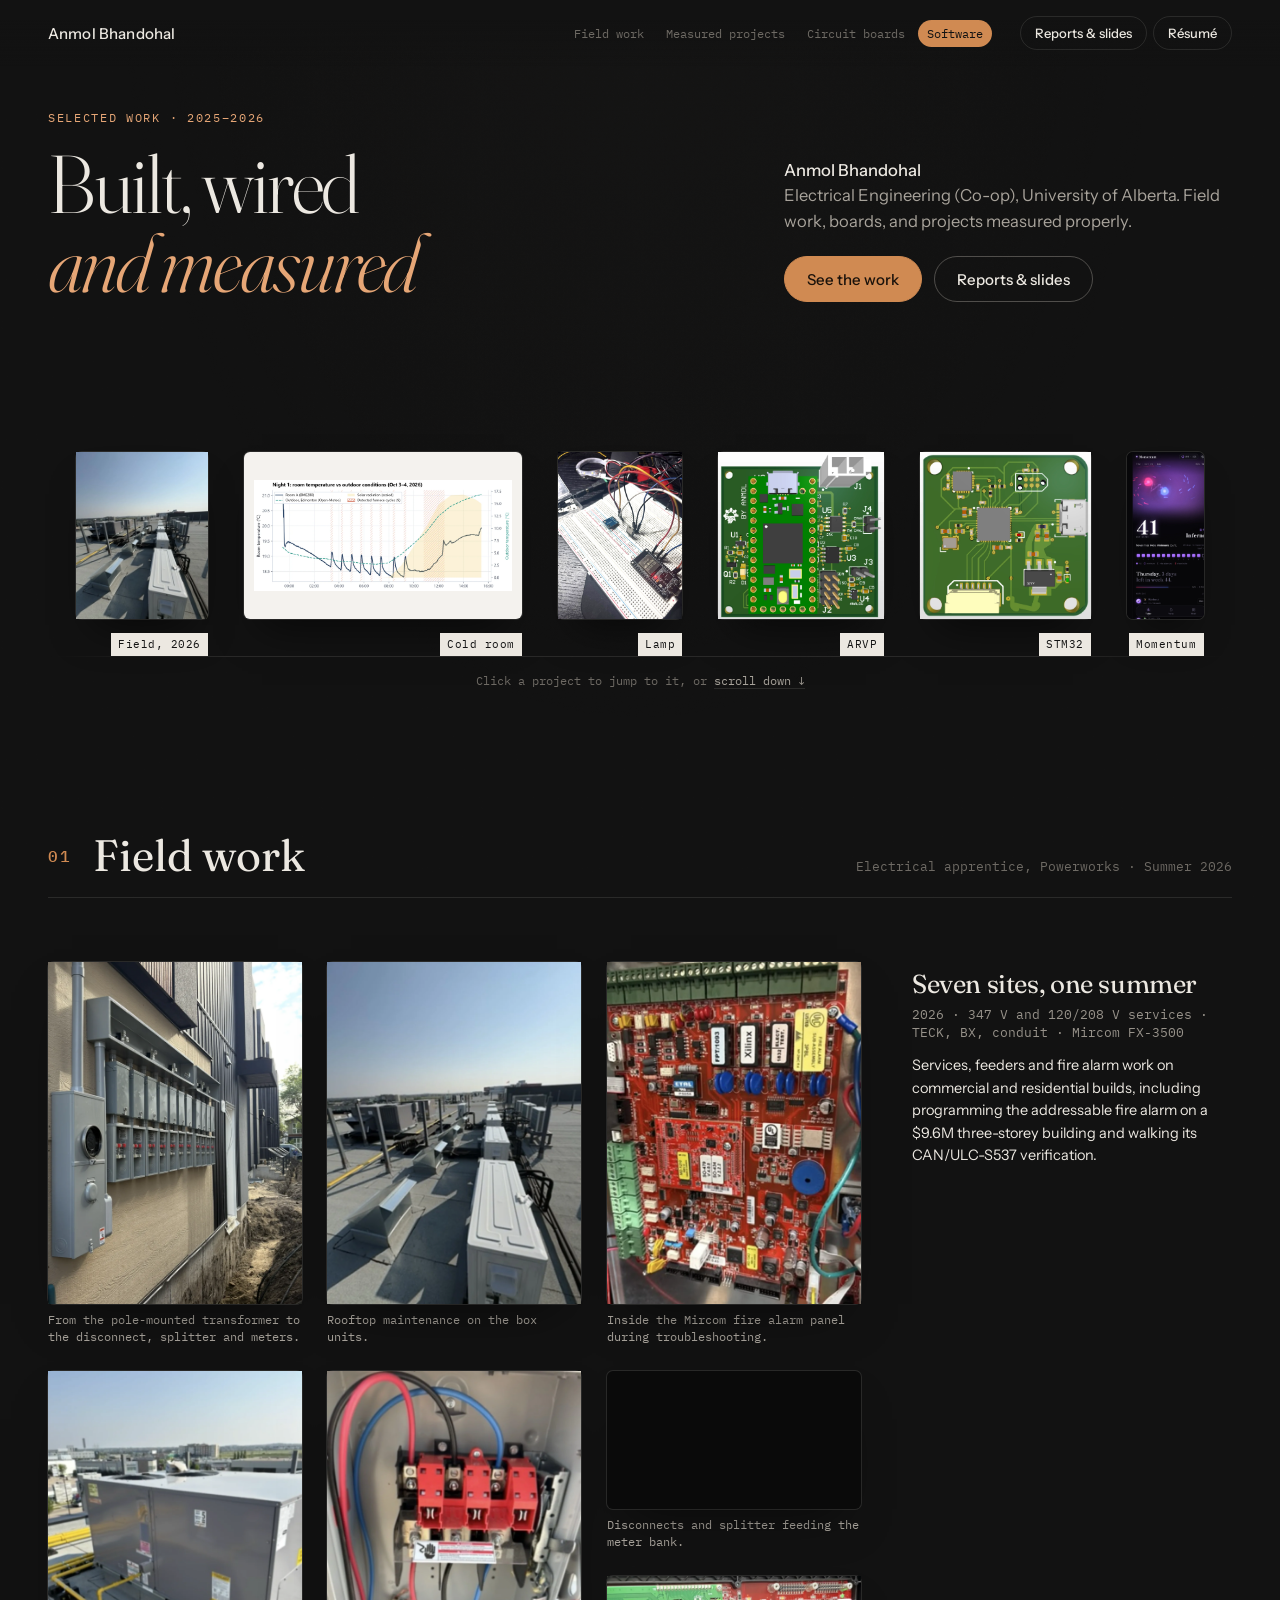
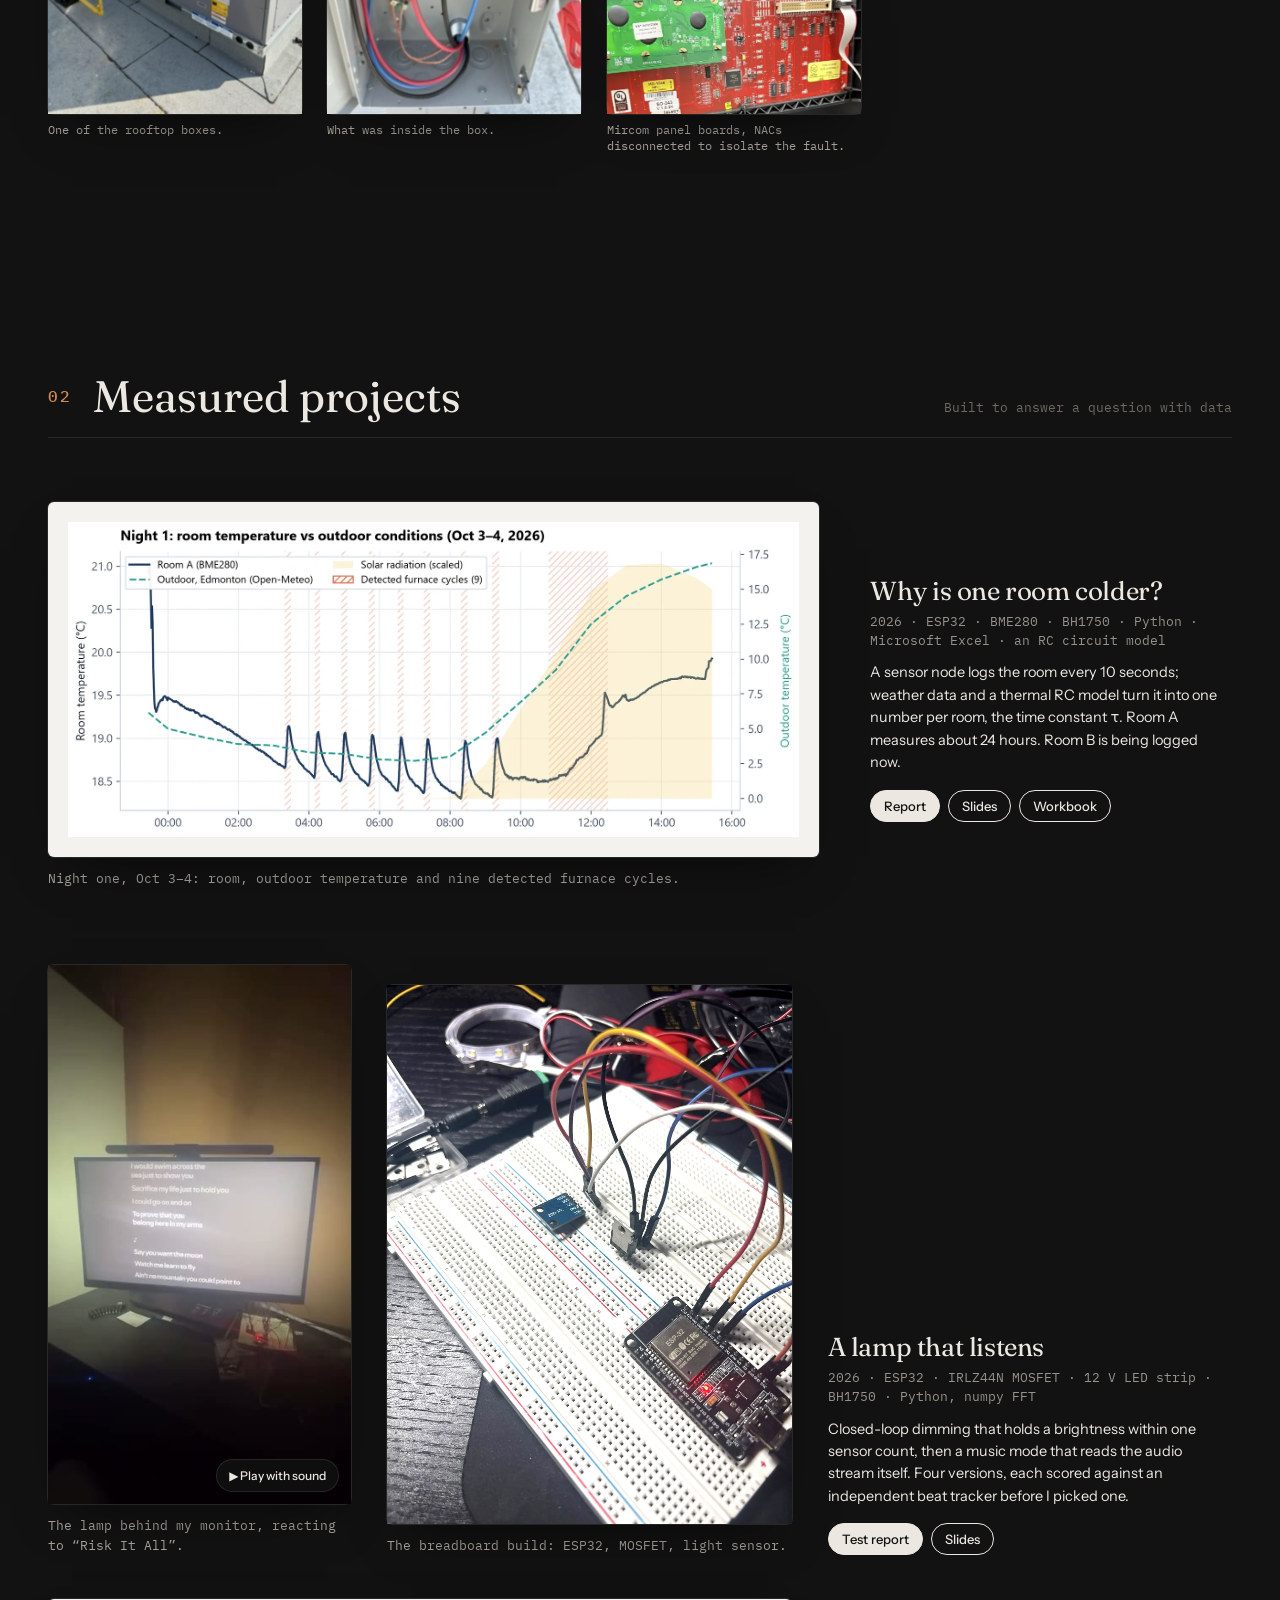
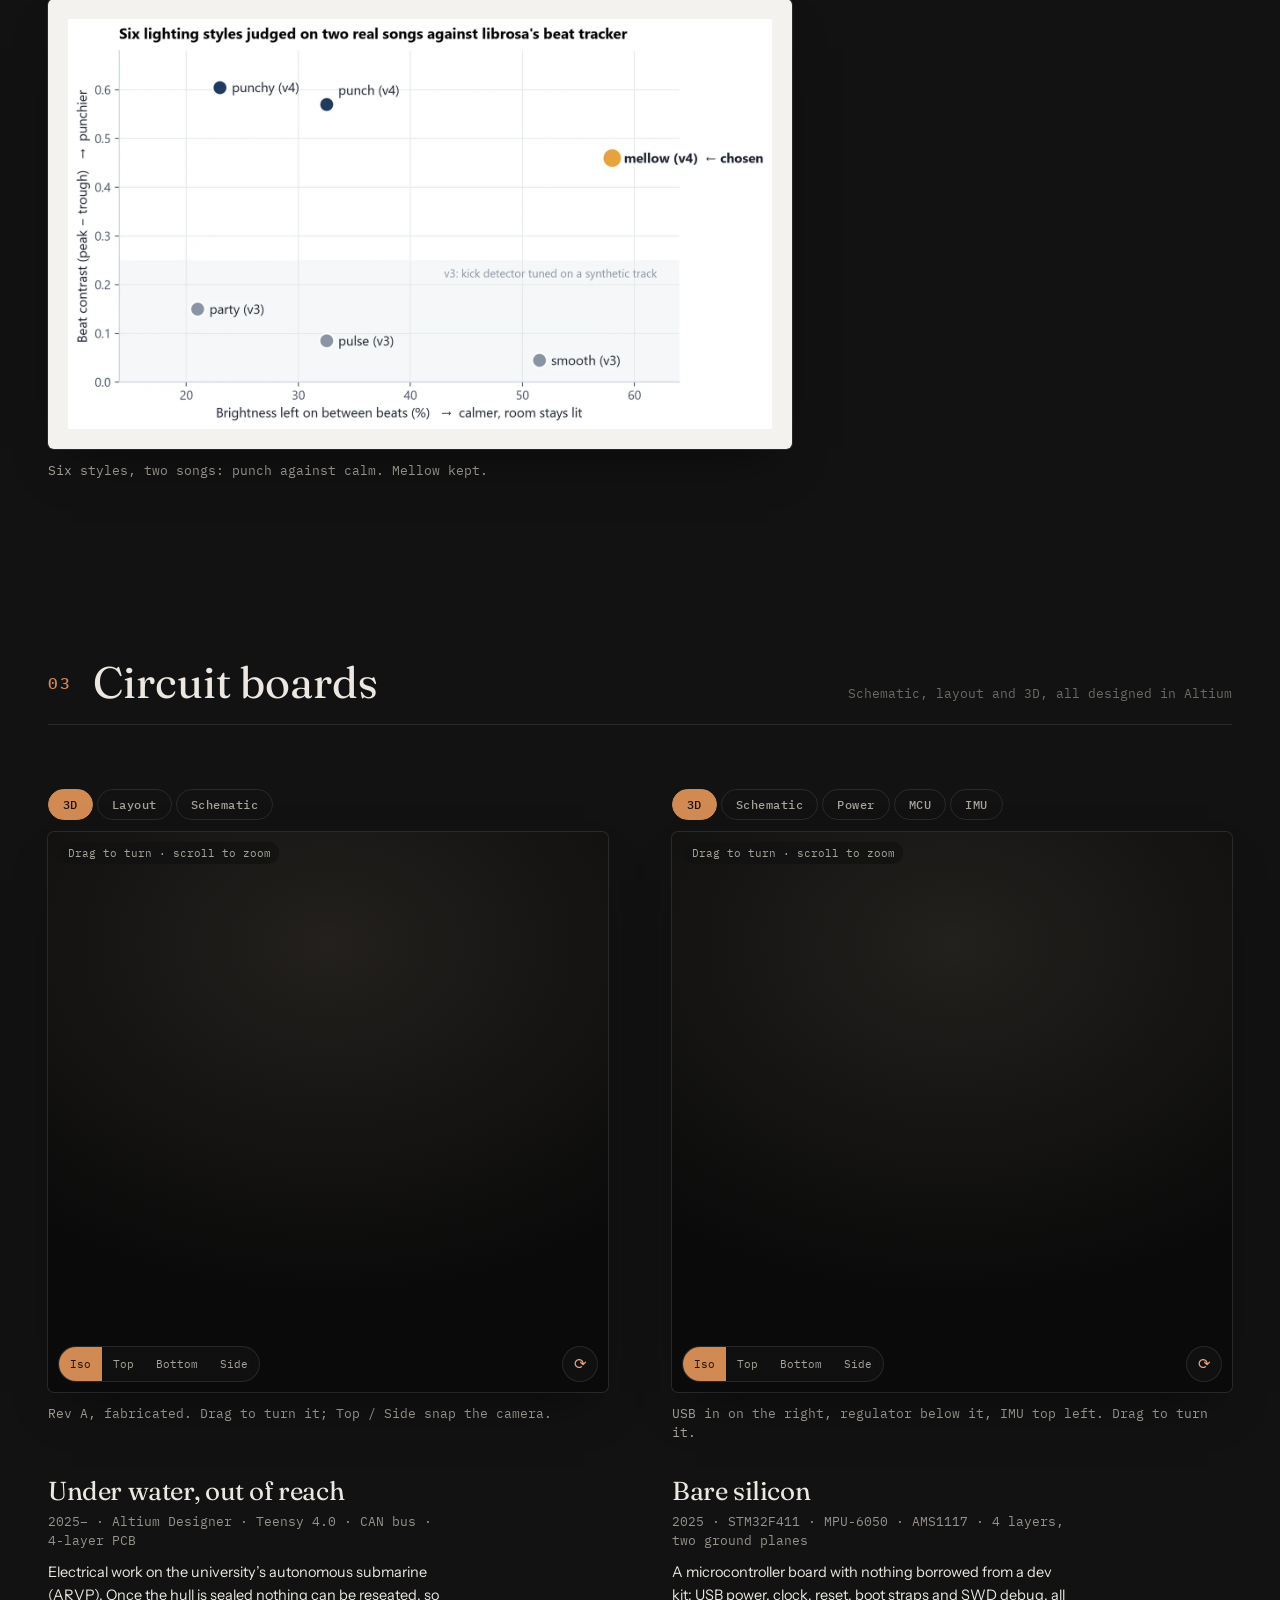
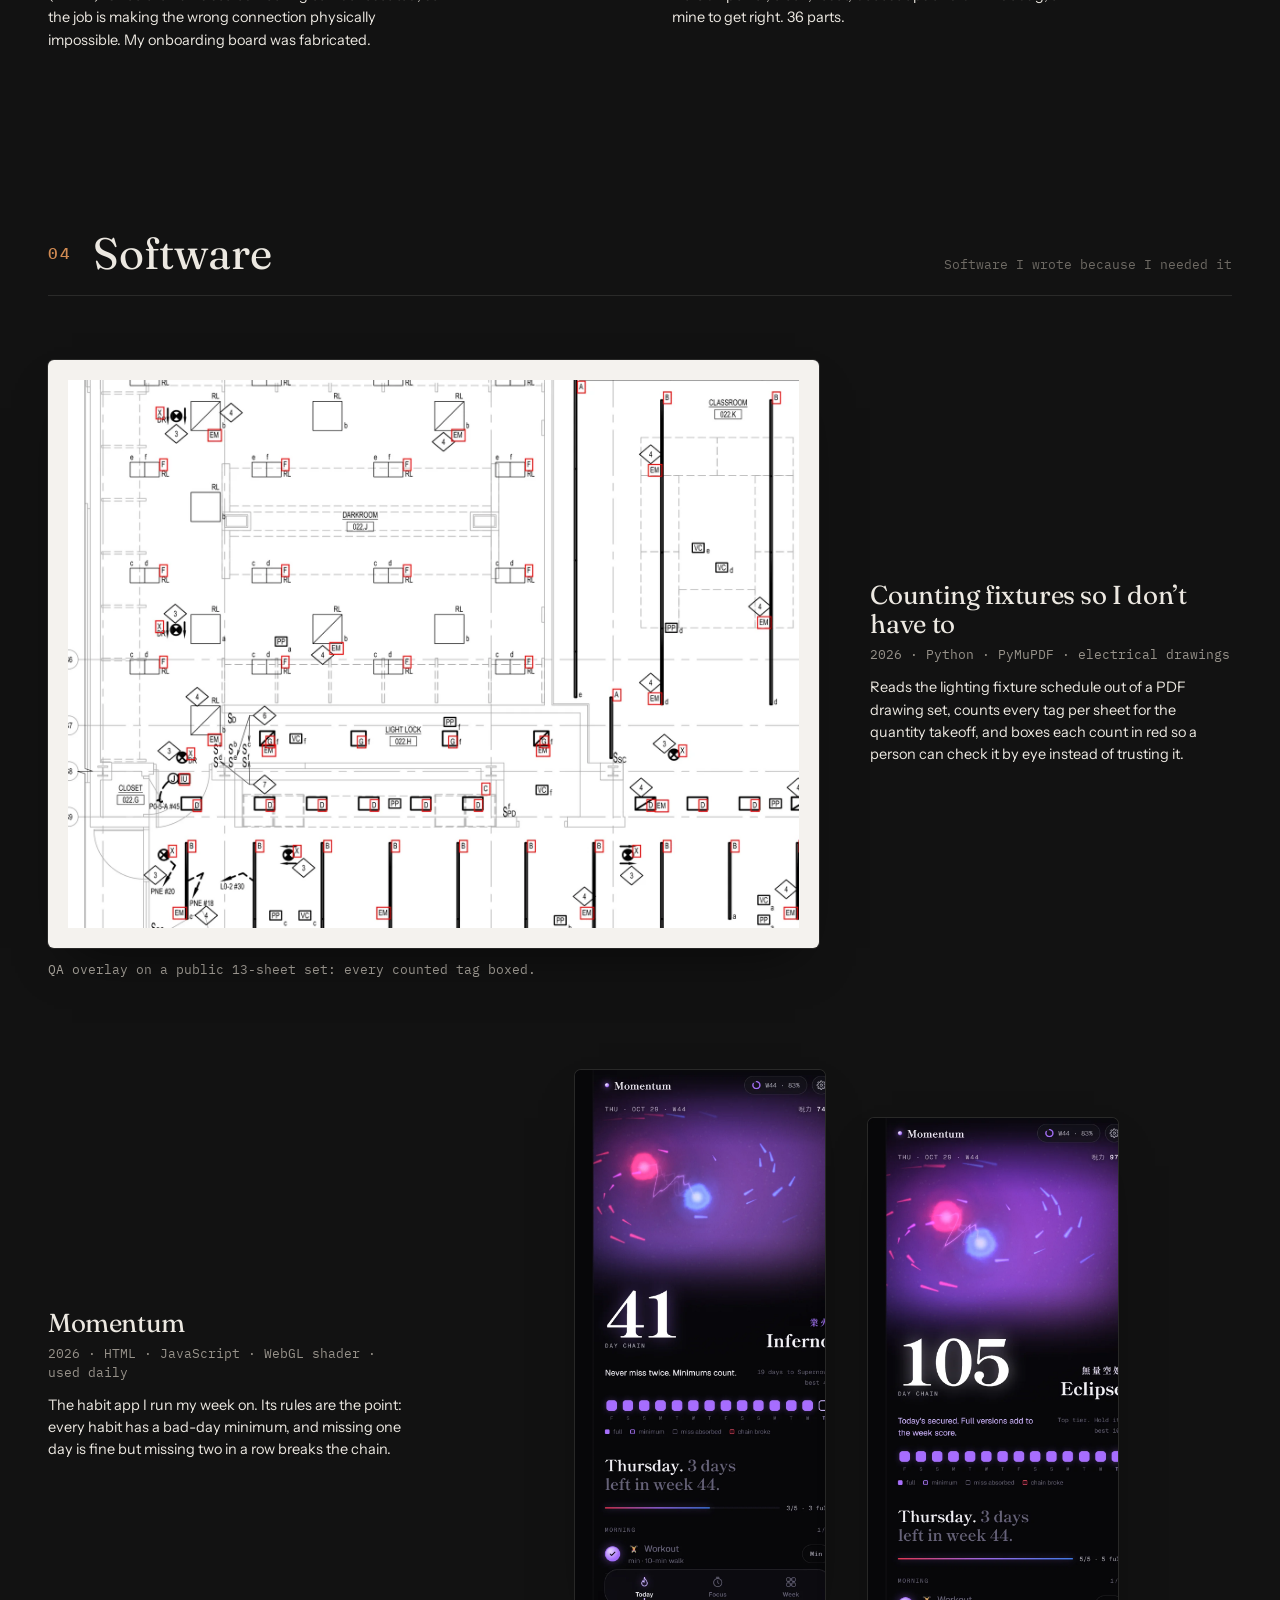
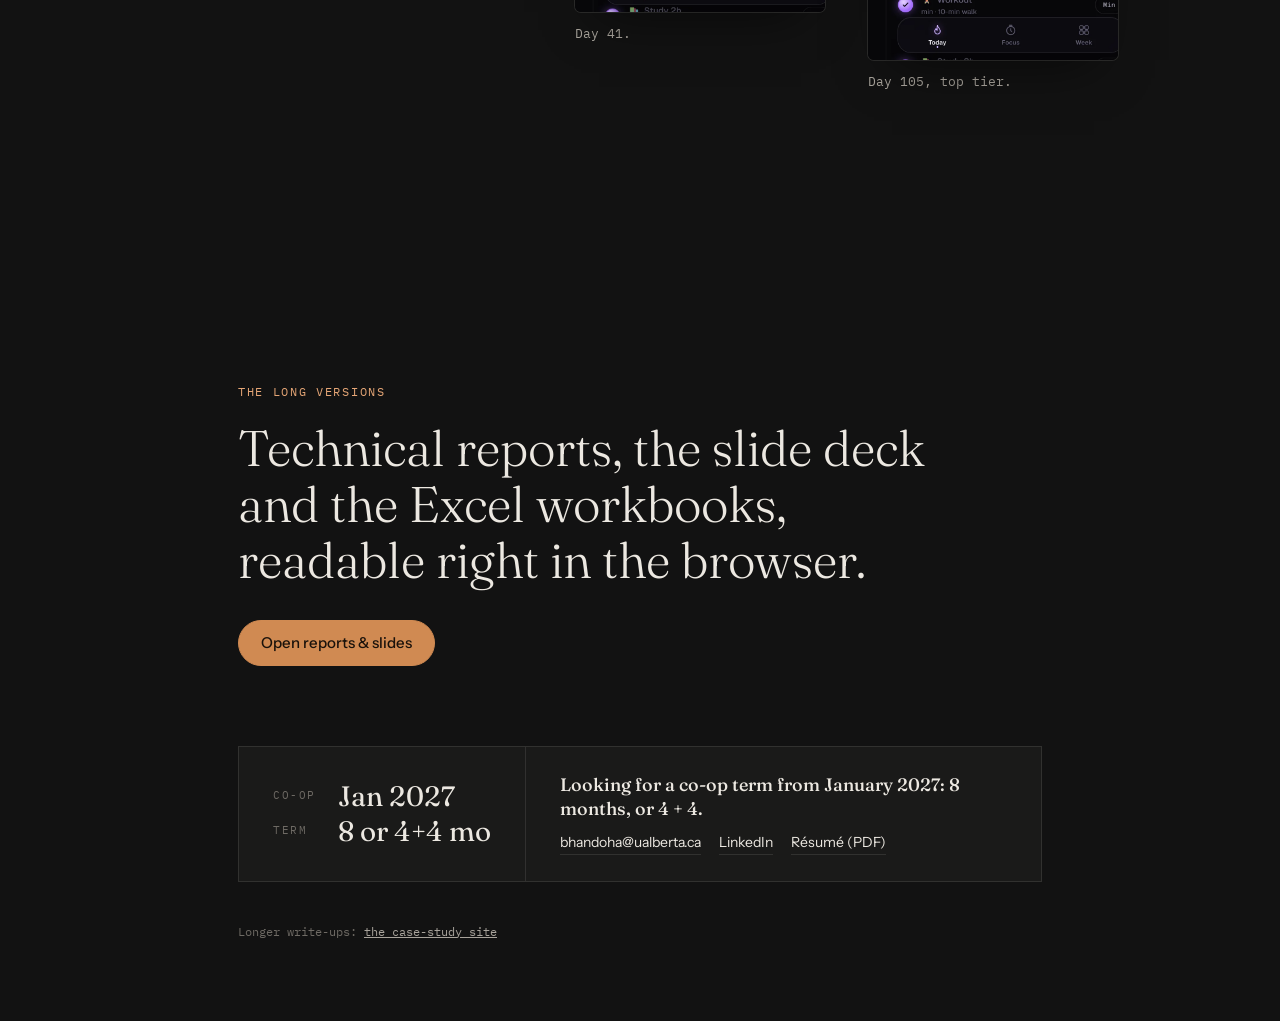
<file: index.html>
<!doctype html>
<html lang="en">
<head>
<meta charset="utf-8">
<meta name="viewport" content="width=device-width, initial-scale=1, viewport-fit=cover">
<title>Anmol Bhandohal · Electrical Engineering</title>
<meta name="description" content="Electrical engineering work by Anmol Bhandohal: field work, measured projects, circuit boards and software, with the reports, slides and Excel workbooks behind them.">
<meta property="og:type" content="website">
<meta property="og:title" content="Anmol Bhandohal · Electrical Engineering">
<meta property="og:description" content="Field work, measured projects, circuit boards and software. Reports and slides one click away.">
<meta property="og:image" content="https://anmol-portfolio-omega.vercel.app/media/field-roof-row.jpg">
<meta name="twitter:card" content="summary_large_image">
<meta name="theme-color" content="#11100e">
<link rel="canonical" href="https://anmol-portfolio-omega.vercel.app/">
<link rel="icon" href="data:image/svg+xml,<svg xmlns='http://www.w3.org/2000/svg' viewBox='0 0 32 32'><rect width='32' height='32' fill='%2311100e'/><circle cx='16' cy='16' r='7' fill='%23c4834f'/></svg>">
<link rel="preconnect" href="https://fonts.googleapis.com"><link rel="preconnect" href="https://fonts.gstatic.com" crossorigin>
<link href="https://fonts.googleapis.com/css2?family=Fraunces:ital,opsz,wght@0,9..144,300;0,9..144,400;0,9..144,500;1,9..144,300;1,9..144,400&family=Instrument+Sans:wght@400;500;600&family=IBM+Plex+Mono:wght@400;500&display=swap" rel="stylesheet">
<link rel="stylesheet" href="css/museum.css">
<script>(function(){var q=new URLSearchParams(location.search).get('theme'),t=q;try{t=q||localStorage.getItem('ab_theme')}catch(e){}if(['charcoal','linen','warm'].indexOf(t)<0)t='charcoal';document.documentElement.dataset.theme=t})()</script>
<script type="importmap">{"imports":{"three":"./vendor/three/three.module.min.js","three/addons/":"./vendor/three/addons/"}}</script>
</head>
<body>
<header class="bar">
  <a class="bar-name" href="#top">Anmol Bhandohal</a>
  <nav class="bar-nav" id="rooms-nav" aria-label="Sections"></nav>
  <div class="bar-actions">
    <a class="bar-link" href="docs/">Reports &amp; slides</a>
    <a class="bar-link" href="resume.pdf" target="_blank" rel="noopener">Résumé</a>
  </div>
</header>

<main id="top">
  <section class="entrance">
    <div class="entrance-head">
      <div>
        <p class="kicker mono">Selected work · 2025–2026</p>
        <h1 class="entrance-title">Built, wired <em>and measured</em></h1>
      </div>
      <div class="entrance-side">
        <p class="entrance-by"><b>Anmol Bhandohal</b><br>Electrical Engineering (Co-op), University of Alberta. Field work, boards, and projects measured properly.</p>
        <div class="entrance-cta">
          <a class="btn btn-solid" href="#room-field">See the work</a>
          <a class="btn" href="docs/">Reports &amp; slides</a>
        </div>
      </div>
    </div>
    <div class="hang" id="hang" aria-label="Selected works"></div>
    <p class="hang-hint mono"><span class="swipe">Swipe for more → · </span>Click a project to jump to it, or <a href="#room-field">scroll down ↓</a></p>
  </section>

  <div id="rooms"></div>

  <section class="exit" id="contact">
    <p class="kicker mono">The long versions</p>
    <h2 class="exit-title">Technical reports, the slide deck and the Excel workbooks, readable right in the browser.</h2>
    <a class="btn btn-solid" href="docs/">Open reports &amp; slides</a>
    <div class="ticket">
      <div class="ticket-main">
        <p class="mono ticket-k">Co-op</p><p class="ticket-v">Jan 2027</p>
        <p class="mono ticket-k">Term</p><p class="ticket-v">8 or 4+4 mo</p>
      </div>
      <div class="ticket-stub">
        <p class="ticket-seek" id="seeking"></p>
        <p class="ticket-contacts" id="contacts"></p>
      </div>
    </div>
    <p class="fine mono">Longer write-ups: <a href="classic.html">the case-study site</a></p>
  </section>
</main>

<div class="lightbox" id="lightbox" role="dialog" aria-modal="true" aria-label="Image viewer" hidden>
  <button class="lb-close" aria-label="Close">×</button>
  <button class="lb-prev" aria-label="Previous">‹</button>
  <figure><img alt=""><figcaption></figcaption></figure>
  <button class="lb-next" aria-label="Next">›</button>
</div>

<script src="js/exhibits.js"></script>
<script src="js/museum.js"></script>
</body>
</html>
</file>
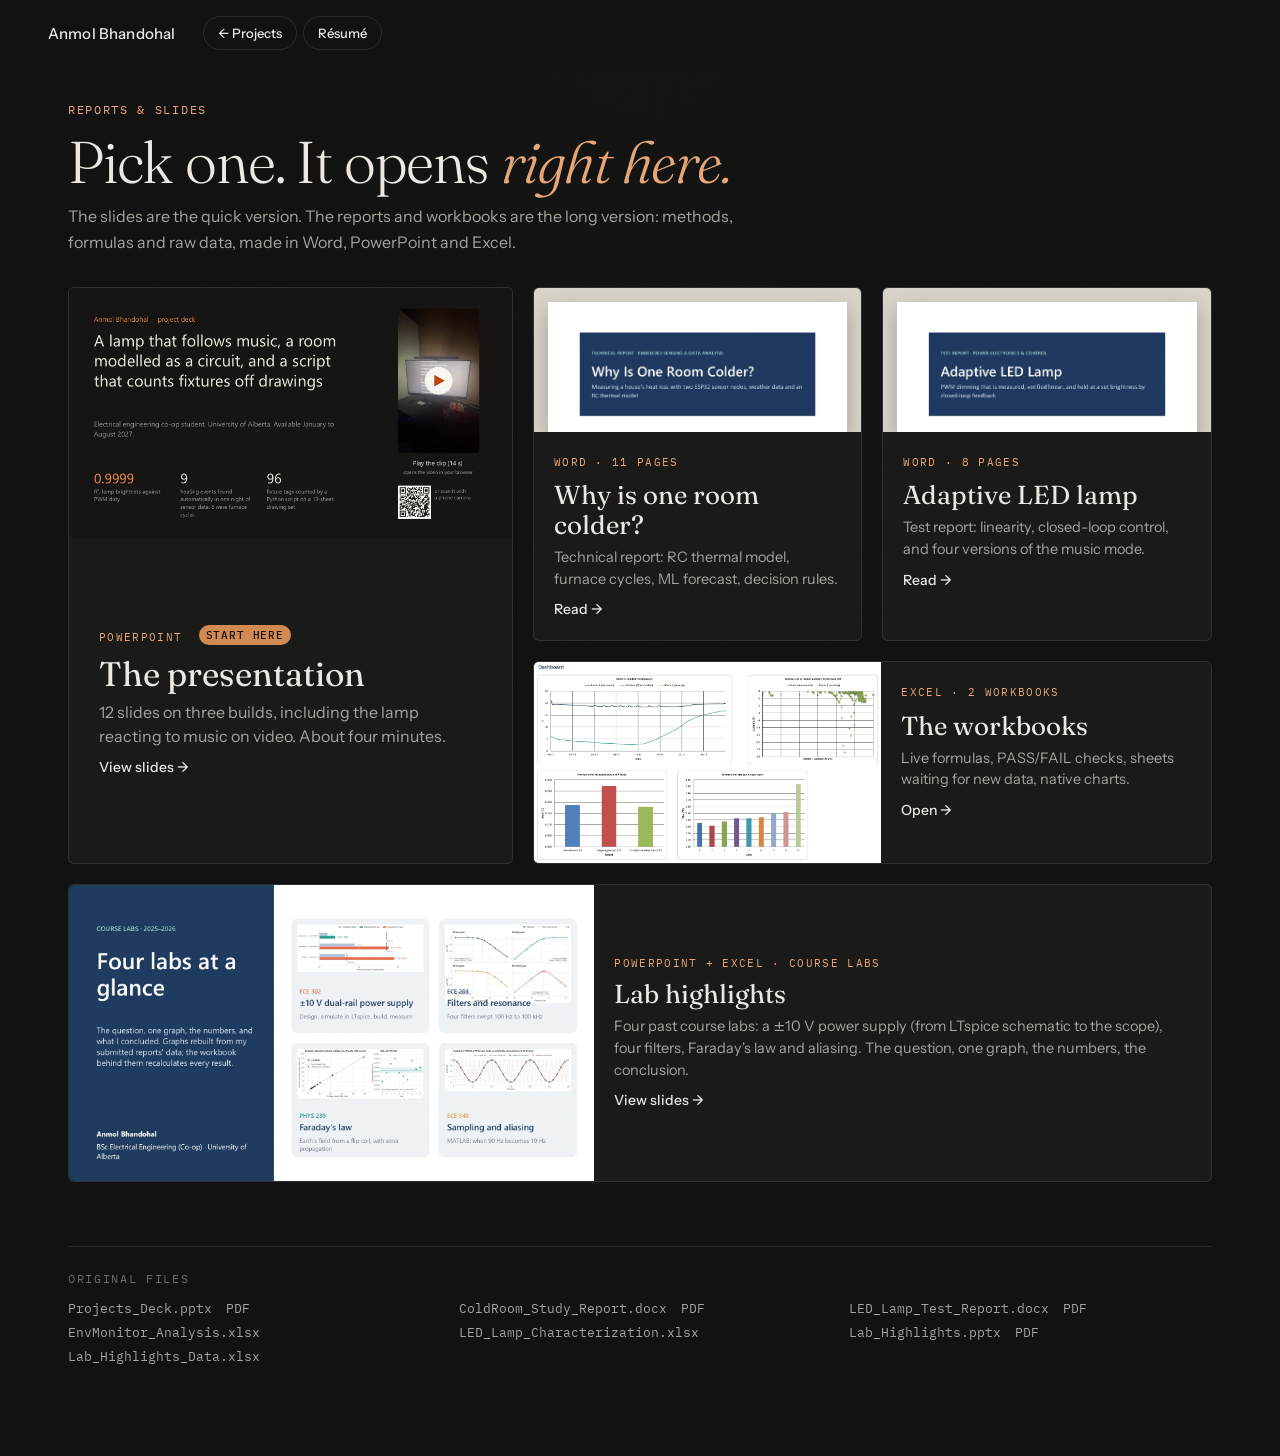
<file: docs/index.html>
<!doctype html>
<html lang="en">
<head>
<meta charset="utf-8">
<base href="/docs/">
<meta name="viewport" content="width=device-width, initial-scale=1, viewport-fit=cover">
<title>Reports &amp; slides · Anmol Bhandohal</title>
<meta name="description" content="Slides, technical reports and Excel workbooks for Anmol Bhandohal's projects. Everything opens in the browser.">
<meta property="og:title" content="Reports &amp; slides · Anmol Bhandohal">
<meta property="og:description" content="The slide deck, two technical reports and the Excel workbooks behind the projects. Opens in the browser.">
<meta property="og:image" content="https://anmol-portfolio-omega.vercel.app/docs/slides/s01.webp">
<meta name="theme-color" content="#11100e">
<link rel="icon" href="data:image/svg+xml,<svg xmlns='http://www.w3.org/2000/svg' viewBox='0 0 32 32'><rect width='32' height='32' fill='%2311100e'/><circle cx='16' cy='16' r='7' fill='%23c4834f'/></svg>">
<link rel="preconnect" href="https://fonts.googleapis.com"><link rel="preconnect" href="https://fonts.gstatic.com" crossorigin>
<link href="https://fonts.googleapis.com/css2?family=Fraunces:ital,opsz,wght@0,9..144,300;0,9..144,400;0,9..144,500;1,9..144,300&family=Instrument+Sans:wght@400;500;600&family=IBM+Plex+Mono:wght@400;500&display=swap" rel="stylesheet">
<link rel="stylesheet" href="../css/museum.css">
<script>(function(){var q=new URLSearchParams(location.search).get('theme'),t=q;try{t=q||localStorage.getItem('ab_theme')}catch(e){}if(['charcoal','linen','warm'].indexOf(t)<0)t='charcoal';document.documentElement.dataset.theme=t})()</script>
<link rel="stylesheet" href="reader.css?v=4">
</head>
<body>
<header class="bar">
  <a class="bar-name" href="../">Anmol Bhandohal</a>
  <div class="bar-actions"><a class="bar-link" href="../">← Projects</a><a class="bar-link" href="../resume.pdf" target="_blank" rel="noopener">Résumé</a></div>
</header>

<main class="rr">
  <div class="rr-head">
    <p class="kicker mono">Reports &amp; slides</p>
    <h1 class="rr-title">Pick one. It opens <em>right here.</em></h1>
    <p class="rr-sub">The slides are the quick version. The reports and workbooks are the long version: methods, formulas and raw data, made in Word, PowerPoint and Excel.</p>
  </div>

  <div class="shelf">
    <a class="book book-lead" href="#slides">
      <div class="cover"><img src="slides/s01.webp" alt="Title slide of the project deck" width="1600" height="900"></div>
      <div class="spine"><span class="fmt mono">PowerPoint <span class="start">Start here</span></span><h2>The presentation</h2><p>12 slides on three builds, including the lamp reacting to music on video. About four minutes.</p><span class="go">View slides →</span></div>
    </a>
    <a class="book" href="#report-cold">
      <div class="cover page"><img src="report-cold/p01.webp" alt="Cover of the cold-room technical report" width="1275" height="1650" loading="lazy"></div>
      <div class="spine"><span class="fmt mono">Word · 11 pages</span><h2>Why is one room colder?</h2><p>Technical report: RC thermal model, furnace cycles, ML forecast, decision rules.</p><span class="go">Read →</span></div>
    </a>
    <a class="book" href="#report-lamp">
      <div class="cover page"><img src="report-lamp/p01.webp" alt="Cover of the LED lamp test report" width="1275" height="1650" loading="lazy"></div>
      <div class="spine"><span class="fmt mono">Word · 8 pages</span><h2>Adaptive LED lamp</h2><p>Test report: linearity, closed-loop control, and four versions of the music mode.</p><span class="go">Read →</span></div>
    </a>
    <a class="book" href="#workbook">
      <div class="cover sheet"><img src="sheets/Dashboard.webp" alt="Excel dashboard with four charts" width="2358" height="1366" loading="lazy"></div>
      <div class="spine"><span class="fmt mono">Excel · 2 workbooks</span><h2>The workbooks</h2><p>Live formulas, PASS/FAIL checks, sheets waiting for new data, native charts.</p><span class="go">Open →</span></div>
    </a>
    <a class="book book-labs" href="#labs">
      <div class="cover"><img src="labs/s01.webp?v=2" alt="Lab highlights title slide" width="1600" height="900" loading="lazy"></div>
      <div class="spine"><span class="fmt mono">PowerPoint + Excel · course labs</span><h2>Lab highlights</h2><p>Four past course labs: a ±10 V power supply (from LTspice schematic to the scope), four filters, Faraday's law and aliasing. The question, one graph, the numbers, the conclusion.</p><span class="go">View slides →</span></div>
    </a>
  </div>

  <section class="files">
    <h3 class="mono">Original files</h3>
    <ul>
      <li><a href="files/Projects_Deck.pptx" download>Projects_Deck.pptx</a><a href="files/Projects_Deck.pdf" target="_blank">PDF</a></li>
      <li><a href="files/ColdRoom_Study_Report.docx" download>ColdRoom_Study_Report.docx</a><a href="files/ColdRoom_Study_Report.pdf" target="_blank">PDF</a></li>
      <li><a href="files/LED_Lamp_Test_Report.docx" download>LED_Lamp_Test_Report.docx</a><a href="files/LED_Lamp_Test_Report.pdf" target="_blank">PDF</a></li>
      <li><a href="files/EnvMonitor_Analysis.xlsx" download>EnvMonitor_Analysis.xlsx</a></li>
      <li><a href="files/LED_Lamp_Characterization.xlsx" download>LED_Lamp_Characterization.xlsx</a></li>
      <li><a href="files/Lab_Highlights.pptx" download>Lab_Highlights.pptx</a><a href="files/Lab_Highlights.pdf" target="_blank">PDF</a></li>
      <li><a href="files/Lab_Highlights_Data.xlsx" download>Lab_Highlights_Data.xlsx</a></li>
    </ul>
  </section>
</main>

<div class="viewer" id="viewer" hidden>
  <div class="v-top">
    <button class="v-back" id="v-close">← All documents</button>
    <div class="v-title" id="v-title"></div>
    <div class="v-tools" id="v-tools"></div>
  </div>
  <div class="v-body" id="v-body"></div>
</div>

<script src="reader.js?v=5"></script>
</body>
</html>
</file>
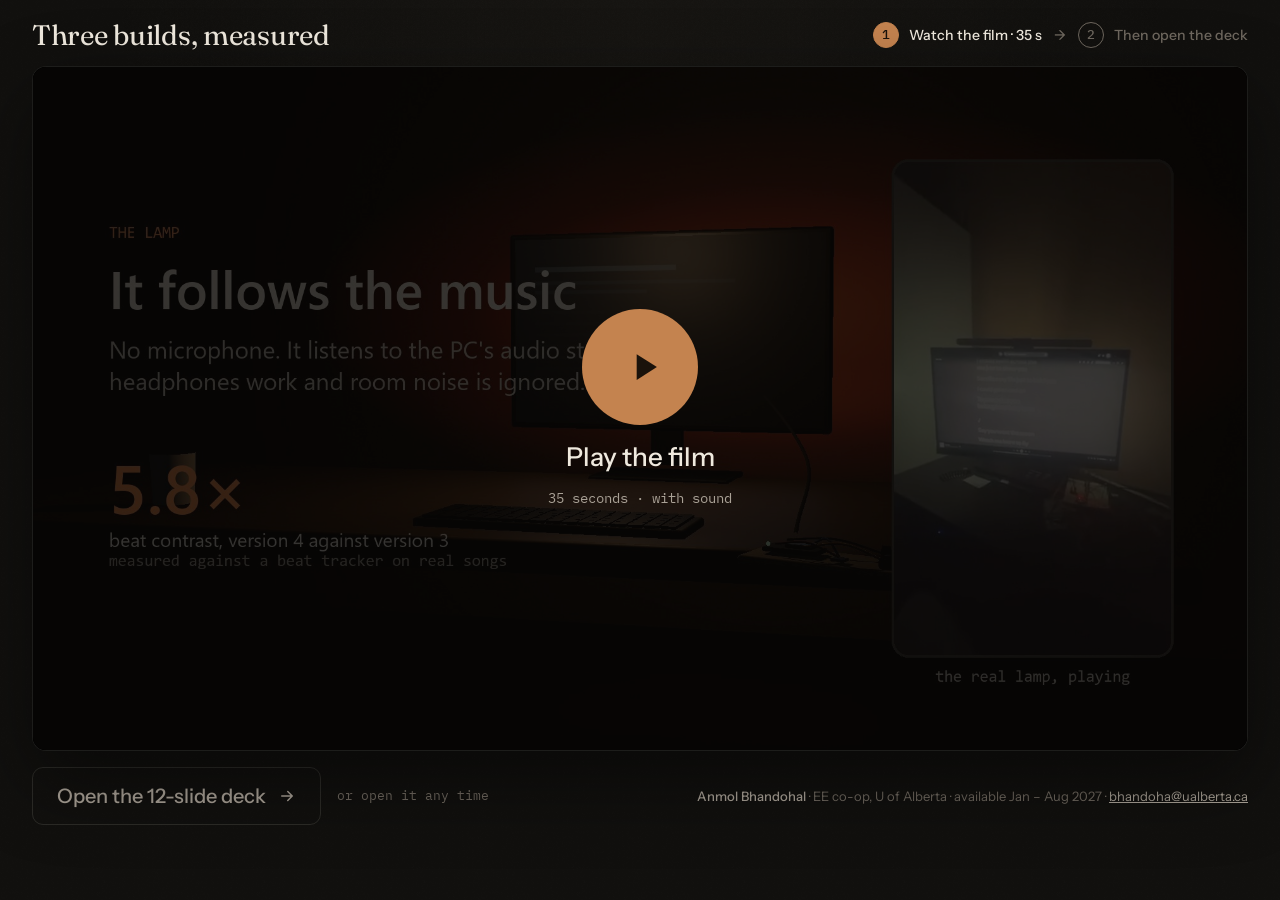
<file: watch/index.html>
<!doctype html>
<html lang="en">
<head>
<meta charset="utf-8">
<meta name="viewport" content="width=device-width, initial-scale=1, viewport-fit=cover">
<title>Three builds in 35 seconds · Anmol Bhandohal</title>
<meta name="description" content="A 35-second film of three measured builds: a music-reactive LED lamp, an ESP32 room-temperature study, and a Python tool that counts electrical fixtures off drawings. Then the 12-slide deck.">
<meta property="og:title" content="Three builds in 35 seconds · Anmol Bhandohal">
<meta property="og:description" content="Watch the 35-second film, then open the 12-slide deck.">
<meta property="og:image" content="https://anmol-portfolio-omega.vercel.app/media/lamp-anim-poster.jpg?v=5435665">
<meta name="twitter:card" content="summary_large_image">
<meta name="theme-color" content="#11100e">
<link rel="canonical" href="https://anmol-portfolio-omega.vercel.app/watch/">
<link rel="icon" href="data:image/svg+xml,<svg xmlns='http://www.w3.org/2000/svg' viewBox='0 0 32 32'><rect width='32' height='32' fill='%2311100e'/><circle cx='16' cy='16' r='7' fill='%23c4834f'/></svg>">
<link rel="preconnect" href="https://fonts.googleapis.com"><link rel="preconnect" href="https://fonts.gstatic.com" crossorigin>
<link href="https://fonts.googleapis.com/css2?family=Fraunces:opsz,wght@9..144,400;9..144,500&family=Instrument+Sans:wght@400;500;600&family=IBM+Plex+Mono:wght@400;500&display=swap" rel="stylesheet">
<link rel="stylesheet" href="/css/museum.css">
<style>
  /* One path: 1 watch, 2 open the deck. Nothing else competes for the click. */
  .w{--pad:clamp(12px,2.5vw,40px);--film:calc((100svh - 195px) * 16 / 9);max-width:min(1720px, calc(var(--film) + 2 * var(--pad)));margin:0 auto;padding:clamp(12px,2.2vh,26px) var(--pad) 18px;display:grid;gap:clamp(12px,1.8vh,20px) 40px;grid-template-columns:minmax(0,1fr);grid-template-areas:"head" "steps" "film" "cta" "foot";position:relative;z-index:1}
  .head{grid-area:head}
  .w-name{font:500 14px var(--sans);color:var(--ink-3);margin:0 0 6px}
  .w-name b{color:var(--ink);font-weight:500}
  .w h1{white-space:nowrap;font:400 clamp(24px,2.2vw,40px)/1.06 var(--serif);letter-spacing:-.01em;margin:0}

  .steps{grid-area:steps;display:flex;align-items:center;gap:12px;margin:0;font:500 clamp(14px,1.1vw,17px) var(--sans);color:var(--ink-3);flex-wrap:wrap}
  .step{display:inline-flex;align-items:center;gap:10px;transition:color .3s var(--ease)}
  .step b{font-weight:500}
  .step i{font-style:normal;display:grid;place-items:center;width:26px;height:26px;border-radius:50%;border:1px solid currentColor;font:500 13px var(--mono);flex:none}
  .step.on{color:var(--ink)} .step.on i{background:var(--copper);border-color:var(--copper);color:var(--on-acc)}
  .step.done{color:var(--ink-3)} .step.done i{border-style:solid;color:var(--ink-3)}
  .steps .arrow{color:var(--ink-3)}

  .player{grid-area:film;position:relative;background:#000;border:1px solid var(--line);border-radius:14px;overflow:hidden;box-shadow:0 30px 80px rgba(0,0,0,.45);margin:0}
  .player video{width:100%;aspect-ratio:16/9;display:block;background:#000}
  .cover{position:absolute;inset:0;display:grid;place-items:center;border:0;padding:0;cursor:pointer;background:rgba(8,7,6,.8);color:var(--ink);font-family:var(--sans)}
  .cover:hover{background:rgba(8,7,6,.72)}
  .cover[hidden],.after[hidden],.below[hidden]{display:none}
  .cover-in{display:grid;justify-items:center;gap:16px}
  .disc{display:grid;place-items:center;width:clamp(76px,10vw,116px);height:clamp(76px,10vw,116px);border-radius:50%;background:var(--copper);color:var(--on-acc)}
  .disc svg{width:38%;height:38%;margin-left:7%}
  .cover b{font:500 clamp(19px,2.2vw,26px) var(--sans)}
  .cover span.sub{font:400 14px var(--mono);color:var(--ink-2)}

  .after{position:absolute;inset:0;display:grid;place-items:center;background:#0c0b09;text-align:center;padding:20px}
  .after-in{display:grid;justify-items:center;gap:16px}
  .after p{margin:0;font:400 clamp(17px,2vw,22px) var(--sans);color:var(--ink-2)}
  .again{background:none;border:0;color:var(--ink-3);font:400 14px var(--mono);cursor:pointer;text-decoration:underline;text-underline-offset:4px;padding:6px}
  .again:hover{color:var(--ink)}

  .deck{display:inline-flex;align-items:center;gap:12px;text-decoration:none;border-radius:11px;font:500 clamp(17px,1.9vw,20px) var(--sans);padding:16px 24px;border:1px solid var(--line);color:var(--ink-2);transition:background .3s var(--ease),color .3s var(--ease),border-color .3s var(--ease)}
  .deck.go{background:var(--copper);border-color:transparent;color:var(--on-acc)}
  .deck:hover{border-color:var(--copper)}
  .deck svg{width:18px;height:18px;flex:none}
  .below{grid-area:cta;display:grid;justify-items:start;gap:10px;margin:0}
  .below small{font:400 13px var(--mono);color:var(--ink-3)}
  .foot{grid-area:foot;margin:0;padding-top:16px;border-top:1px solid var(--line);font:400 13px var(--sans);color:var(--ink-3)}
  .foot a{color:var(--ink-2)} .foot b{color:var(--ink-2);font-weight:500}
  @media(min-width:980px) and (max-width:1249px){
    .w{--film:calc((100svh - 245px) * 16 / 9)}
    .w.w{grid-template-areas:"head head" "steps steps" "film film" "cta foot"}
    .w .steps{justify-self:start}
  }
  @media(max-width:979px){.deck{width:100%;justify-content:center}.foot{order:9}}
  /* The film is the page: the column is as wide as the window allows while the whole 16:9 frame, the
     one-line header and the deck button still fit on one screen, so it reads well without full-screen. */
  @media(min-width:980px){
    .w{grid-template-columns:minmax(0,1fr) minmax(0,1fr);grid-template-areas:"head steps" "film film" "cta foot";align-items:center}
    .steps{flex-wrap:nowrap;white-space:nowrap}
    .steps{justify-self:end}
    .below{display:flex;align-items:center;gap:8px 16px;flex-wrap:wrap}
    .foot{border-top:0;padding-top:0;justify-self:end;text-align:right}
  }
</style>
</head>
<body>
<main class="w">
  <div class="head">
    <h1>Three builds, measured</h1>
  </div>

  <div class="steps" aria-label="What to do on this page">
    <span class="step on" id="s1"><i>1</i><b>Watch the film · 35 s</b></span>
    <span class="arrow" aria-hidden="true">→</span>
    <span class="step" id="s2"><i>2</i><b>Then open the deck</b></span>
  </div>

  <div class="player">
    <video id="v" playsinline preload="auto" poster="/media/lamp-anim-poster.jpg?v=5435665" src="/media/lamp-anim.mp4?v=5435665"
           aria-label="35-second film: a music-reactive lamp, an ESP32 room study, and a Python tool that counts electrical fixtures"></video>
    <button class="cover" id="cover" aria-label="Play the 35-second film with sound">
      <span class="cover-in">
        <span class="disc"><svg viewBox="0 0 24 24" aria-hidden="true"><path d="M8 5v14l11-7z" fill="currentColor"/></svg></span>
        <b>Play the film</b>
        <span class="sub">35 seconds · with sound</span>
      </span>
    </button>
    <div class="after" id="after" hidden>
      <div class="after-in">
        <p>That was the short version.</p>
        <a class="deck go" href="/docs/files/Projects_Deck.pdf" target="_blank" rel="noopener">Open the 12-slide deck
          <svg viewBox="0 0 24 24" aria-hidden="true"><path d="M5 12h14M13 6l6 6-6 6" fill="none" stroke="currentColor" stroke-width="2" stroke-linecap="round" stroke-linejoin="round"/></svg></a>
        <button class="again" id="again">Watch the film again</button>
      </div>
    </div>
  </div>

  <div class="below" id="below">
    <a class="deck" id="deck" href="/docs/files/Projects_Deck.pdf" target="_blank" rel="noopener">Open the 12-slide deck
      <svg viewBox="0 0 24 24" aria-hidden="true"><path d="M5 12h14M13 6l6 6-6 6" fill="none" stroke="currentColor" stroke-width="2" stroke-linecap="round" stroke-linejoin="round"/></svg></a>
    <small id="hint">or open it any time</small>
  </div>

  <p class="foot"><b>Anmol Bhandohal</b> · EE co-op, U of Alberta · available Jan&nbsp;–&nbsp;Aug&nbsp;2027 · <a href="mailto:bhandoha@ualberta.ca">bhandoha@ualberta.ca</a></p>
</main>

<script>
(function(){
  var v = document.getElementById('v'), cover = document.getElementById('cover'), after = document.getElementById('after'),
      s1 = document.getElementById('s1'), s2 = document.getElementById('s2'), below = document.getElementById('below'),
      deck = document.getElementById('deck'), hint = document.getElementById('hint');
  function start(){
    after.hidden = true; cover.hidden = true; below.hidden = false;
    v.controls = true; v.muted = false; v.currentTime = 0;
    s1.className = 'step on'; s1.lastElementChild.textContent = 'Watch the film · 35 s';
    s2.className = 'step'; s2.lastElementChild.textContent = 'Then open the deck';
    deck.classList.remove('go'); hint.textContent = 'or open it any time';
    var p = v.play();
    if (p && p.catch) p.catch(function(){ v.muted = true; v.play().catch(function(){ cover.hidden = false; }); });
  }
  cover.addEventListener('click', start);
  document.getElementById('again').addEventListener('click', start);
  v.addEventListener('ended', function(){
    v.controls = false; after.hidden = false; below.hidden = true;
    s1.className = 'step done'; s1.lastElementChild.textContent = 'Watched the film';
    s2.className = 'step on'; s2.lastElementChild.textContent = 'Open the 12-slide deck';
  });
})();
</script>
</body>
</html>
</file>
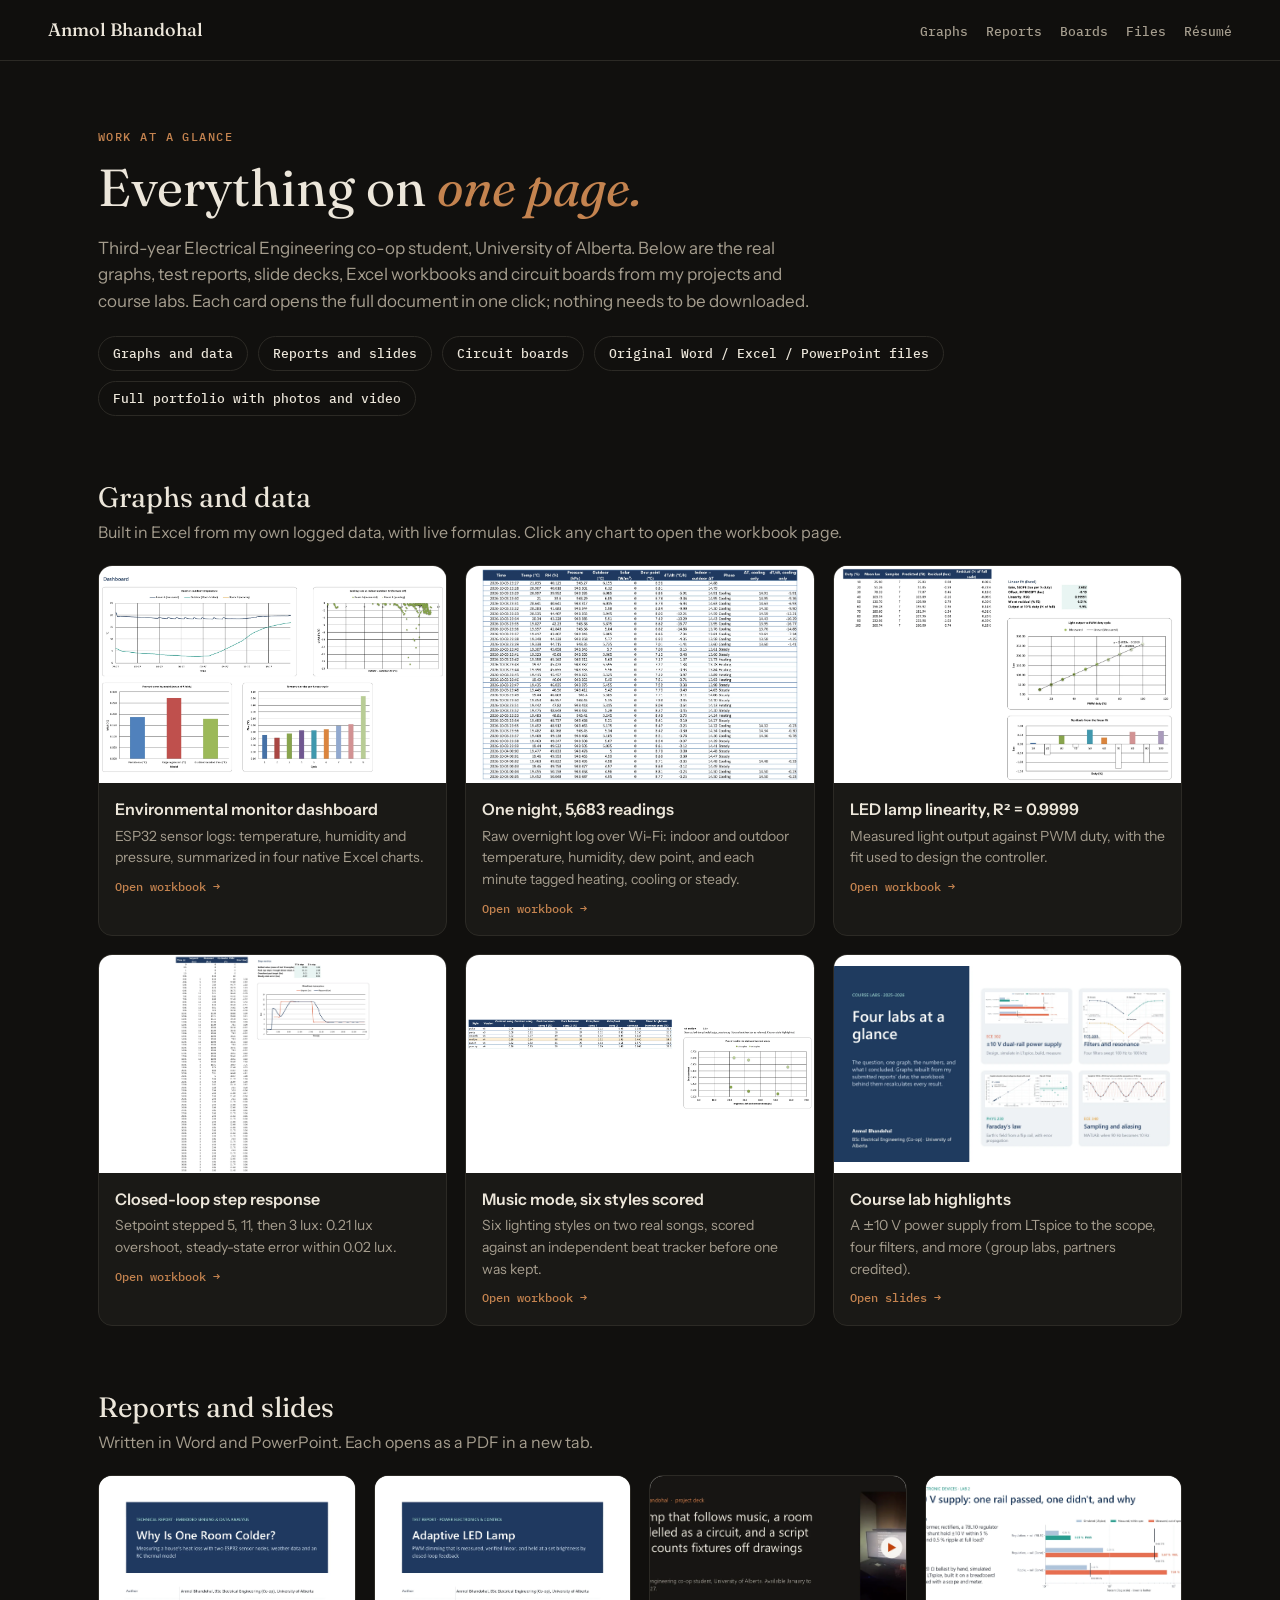
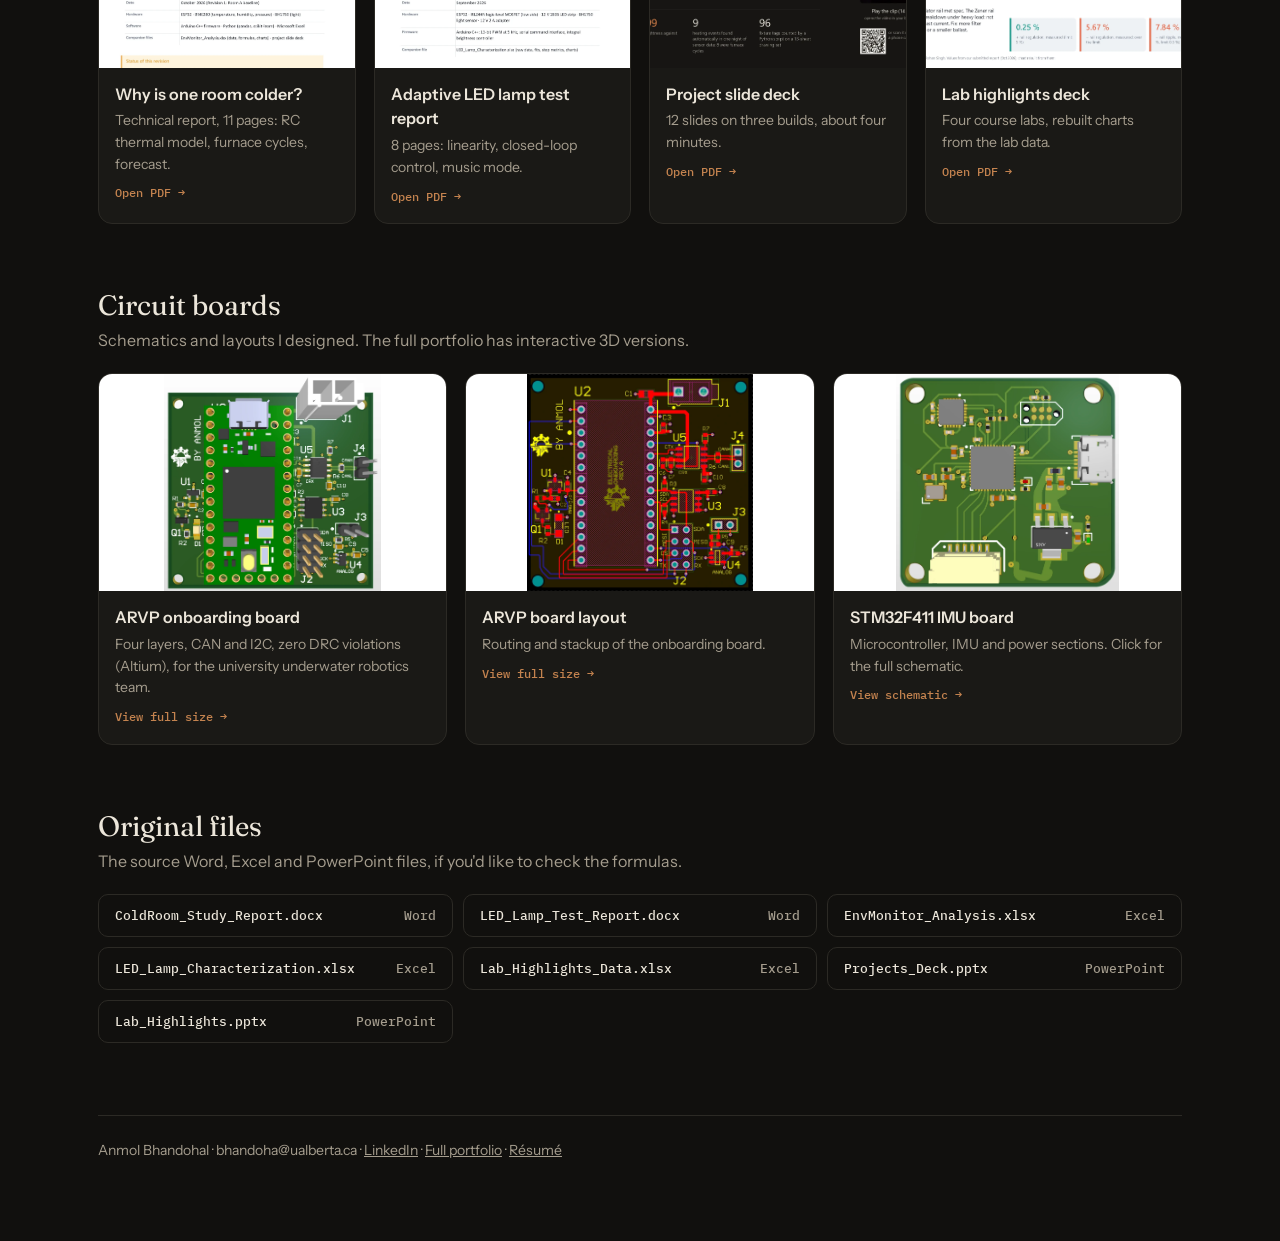
<file: work/index.html>
<!doctype html>
<html lang="en">
<head>
<meta charset="utf-8">
<meta name="viewport" content="width=device-width, initial-scale=1">
<title>Work at a glance · Anmol Bhandohal</title>
<meta name="description" content="Graphs, test reports, slide decks, Excel workbooks and circuit boards from Anmol Bhandohal's projects, all on one page. One click opens each document.">
<meta property="og:title" content="Work at a glance · Anmol Bhandohal">
<meta property="og:description" content="Graphs, reports, slides, workbooks and boards on one page.">
<meta property="og:image" content="https://anmol-portfolio-omega.vercel.app/docs/sheets/Dashboard.webp">
<meta name="theme-color" content="#11100e">
<link rel="icon" href="data:image/svg+xml,<svg xmlns='http://www.w3.org/2000/svg' viewBox='0 0 32 32'><rect width='32' height='32' fill='%2311100e'/><circle cx='16' cy='16' r='7' fill='%23c4834f'/></svg>">
<link rel="preconnect" href="https://fonts.googleapis.com"><link rel="preconnect" href="https://fonts.gstatic.com" crossorigin>
<link href="https://fonts.googleapis.com/css2?family=Fraunces:opsz,wght@9..144,400;9..144,500&family=Instrument+Sans:wght@400;500;600&family=IBM+Plex+Mono:wght@400;500&display=swap" rel="stylesheet">
<style>
:root{--bg:#11100e;--card:#1a1916;--line:#2c2a25;--fg:#ece6da;--mute:#a59d8e;--acc:#c4834f}
*{box-sizing:border-box}html{scroll-behavior:smooth}
body{margin:0;background:var(--bg);color:var(--fg);font:16px/1.55 "Instrument Sans",system-ui,sans-serif}
a{color:inherit}
.bar{display:flex;justify-content:space-between;align-items:center;padding:16px clamp(16px,4vw,48px);border-bottom:1px solid var(--line);position:sticky;top:0;background:rgba(17,16,14,.92);backdrop-filter:blur(8px);z-index:5}
.bar b{font-family:Fraunces,serif;font-weight:500;font-size:18px}
.bar nav a{font:500 13px "IBM Plex Mono",monospace;text-decoration:none;color:var(--mute);margin-left:18px}
.bar nav a:hover{color:var(--acc)}
main{max-width:1180px;margin:0 auto;padding:clamp(24px,5vw,56px) clamp(16px,4vw,48px) 80px}
.kick{font:500 12px "IBM Plex Mono",monospace;letter-spacing:.12em;text-transform:uppercase;color:var(--acc)}
h1{font:400 clamp(30px,4.6vw,52px)/1.1 Fraunces,serif;margin:.3em 0 .35em}
h1 em{color:var(--acc);font-style:italic}
.lede{color:var(--mute);max-width:720px;font-size:17px}
.jump{display:flex;flex-wrap:wrap;gap:10px;margin:22px 0 8px}
.jump a{font:500 13px "IBM Plex Mono",monospace;text-decoration:none;border:1px solid var(--line);border-radius:999px;padding:8px 14px}
.jump a:hover{border-color:var(--acc);color:var(--acc)}
h2{font:400 28px Fraunces,serif;margin:64px 0 6px;scroll-margin-top:80px}
h2+p{color:var(--mute);margin:0 0 20px;max-width:760px}
.grid{display:grid;gap:18px;grid-template-columns:repeat(auto-fill,minmax(330px,1fr))}
.card{background:var(--card);border:1px solid var(--line);border-radius:14px;overflow:hidden;display:flex;flex-direction:column;text-decoration:none;transition:border-color .2s,transform .2s}
.card:hover{border-color:var(--acc);transform:translateY(-2px)}
.card img{width:100%;display:block;background:#fff;aspect-ratio:16/10;object-fit:contain}
.card img.page{aspect-ratio:17/22;object-fit:cover;object-position:top}
.card .t{padding:14px 16px 16px}
.card h3{margin:0 0 4px;font-size:16px;font-weight:600}
.card p{margin:0;color:var(--mute);font-size:14px}
.card .go{display:inline-block;margin-top:10px;font:500 12px "IBM Plex Mono",monospace;color:var(--acc)}
.docs{grid-template-columns:repeat(auto-fill,minmax(230px,1fr))}
.docs .card img,.docs .card img.page{aspect-ratio:4/3;object-fit:cover;object-position:top}
.files{list-style:none;padding:0;margin:0;display:grid;gap:10px;grid-template-columns:repeat(auto-fill,minmax(300px,1fr))}
.files a{display:flex;justify-content:space-between;gap:10px;padding:12px 16px;border:1px solid var(--line);border-radius:10px;text-decoration:none;font:500 13px "IBM Plex Mono",monospace}
.files a:hover{border-color:var(--acc)}.files span{color:var(--mute)}
footer{margin-top:72px;padding-top:24px;border-top:1px solid var(--line);color:var(--mute);font-size:14px}
</style>
</head>
<body>
<header class="bar"><b>Anmol Bhandohal</b>
  <nav><a href="#graphs">Graphs</a><a href="#reports">Reports</a><a href="#boards">Boards</a><a href="#files">Files</a><a href="/resume.pdf" target="_blank">Résumé</a></nav>
</header>
<main>
  <p class="kick">Work at a glance</p>
  <h1>Everything on <em>one page.</em></h1>
  <p class="lede">Third-year Electrical Engineering co-op student, University of Alberta. Below are the real graphs, test reports, slide decks, Excel workbooks and circuit boards from my projects and course labs. Each card opens the full document in one click; nothing needs to be downloaded.</p>
  <div class="jump"><a href="#graphs">Graphs and data</a><a href="#reports">Reports and slides</a><a href="#boards">Circuit boards</a><a href="#files">Original Word / Excel / PowerPoint files</a><a href="/">Full portfolio with photos and video</a></div>

  <h2 id="graphs">Graphs and data</h2>
  <p>Built in Excel from my own logged data, with live formulas. Click any chart to open the workbook page.</p>
  <div class="grid">
    <a class="card" href="/docs/#workbook"><img src="/docs/sheets/Dashboard.webp" alt="Excel dashboard with four charts" loading="lazy"><div class="t"><h3>Environmental monitor dashboard</h3><p>ESP32 sensor logs: temperature, humidity and pressure, summarized in four native Excel charts.</p><span class="go">Open workbook →</span></div></a>
    <a class="card" href="/docs/#workbook"><img src="/docs/sheets/RoomA_Night1.webp" alt="Overnight temperature trace for room A" loading="lazy"><div class="t"><h3>One night, 5,683 readings</h3><p>Raw overnight log over Wi-Fi: indoor and outdoor temperature, humidity, dew point, and each minute tagged heating, cooling or steady.</p><span class="go">Open workbook →</span></div></a>
    <a class="card" href="/docs/#workbook"><img src="/docs/sheets/B3_Linearity.webp" alt="LED lamp linearity fit" loading="lazy"><div class="t"><h3>LED lamp linearity, R² = 0.9999</h3><p>Measured light output against PWM duty, with the fit used to design the controller.</p><span class="go">Open workbook →</span></div></a>
    <a class="card" href="/docs/#workbook"><img src="/docs/sheets/T4_ClosedLoop.webp" alt="Closed-loop control step response" loading="lazy"><div class="t"><h3>Closed-loop step response</h3><p>Setpoint stepped 5, 11, then 3 lux: 0.21 lux overshoot, steady-state error within 0.02 lux.</p><span class="go">Open workbook →</span></div></a>
    <a class="card" href="/docs/#workbook"><img src="/docs/sheets/Music_Reactive.webp" alt="Music mode comparison chart" loading="lazy"><div class="t"><h3>Music mode, six styles scored</h3><p>Six lighting styles on two real songs, scored against an independent beat tracker before one was kept.</p><span class="go">Open workbook →</span></div></a>
    <a class="card" href="/docs/#labs"><img src="/docs/labs/s01.webp?v=2" alt="Lab highlights title slide" loading="lazy"><div class="t"><h3>Course lab highlights</h3><p>A ±10 V power supply from LTspice to the scope, four filters, and more (group labs, partners credited).</p><span class="go">Open slides →</span></div></a>
  </div>

  <h2 id="reports">Reports and slides</h2>
  <p>Written in Word and PowerPoint. Each opens as a PDF in a new tab.</p>
  <div class="grid docs">
    <a class="card" href="/docs/files/ColdRoom_Study_Report.pdf" target="_blank"><img class="page" src="/docs/report-cold/p01.webp" alt="Cold room report cover" loading="lazy"><div class="t"><h3>Why is one room colder?</h3><p>Technical report, 11 pages: RC thermal model, furnace cycles, forecast.</p><span class="go">Open PDF →</span></div></a>
    <a class="card" href="/docs/files/LED_Lamp_Test_Report.pdf" target="_blank"><img class="page" src="/docs/report-lamp/p01.webp" alt="LED lamp test report cover" loading="lazy"><div class="t"><h3>Adaptive LED lamp test report</h3><p>8 pages: linearity, closed-loop control, music mode.</p><span class="go">Open PDF →</span></div></a>
    <a class="card" href="/docs/files/Projects_Deck.pdf" target="_blank"><img src="/docs/slides/s01.webp" alt="Project deck title slide" loading="lazy"><div class="t"><h3>Project slide deck</h3><p>12 slides on three builds, about four minutes.</p><span class="go">Open PDF →</span></div></a>
    <a class="card" href="/docs/files/Lab_Highlights.pdf" target="_blank"><img src="/docs/labs/s02.webp" alt="Lab highlights slide" loading="lazy"><div class="t"><h3>Lab highlights deck</h3><p>Four course labs, rebuilt charts from the lab data.</p><span class="go">Open PDF →</span></div></a>
  </div>

  <h2 id="boards">Circuit boards</h2>
  <p>Schematics and layouts I designed. The full portfolio has interactive 3D versions.</p>
  <div class="grid">
    <a class="card" href="/img/arvp-onboard-3d.png" target="_blank"><img src="/img/arvp-onboard-3d.webp" alt="ARVP onboarding board 3D render" loading="lazy"><div class="t"><h3>ARVP onboarding board</h3><p>Four layers, CAN and I2C, zero DRC violations (Altium), for the university underwater robotics team.</p><span class="go">View full size →</span></div></a>
    <a class="card" href="/img/arvp-onboard-layout.png" target="_blank"><img src="/img/arvp-onboard-layout.webp" alt="ARVP board layout" loading="lazy"><div class="t"><h3>ARVP board layout</h3><p>Routing and stackup of the onboarding board.</p><span class="go">View full size →</span></div></a>
    <a class="card" href="/img/stm32-sch-full.webp" target="_blank"><img src="/img/stm32-3d.webp" alt="STM32 IMU board 3D render" loading="lazy"><div class="t"><h3>STM32F411 IMU board</h3><p>Microcontroller, IMU and power sections. Click for the full schematic.</p><span class="go">View schematic →</span></div></a>
  </div>

  <h2 id="files">Original files</h2>
  <p>The source Word, Excel and PowerPoint files, if you'd like to check the formulas.</p>
  <ul class="files">
    <li><a href="/docs/files/ColdRoom_Study_Report.docx" download>ColdRoom_Study_Report.docx <span>Word</span></a></li>
    <li><a href="/docs/files/LED_Lamp_Test_Report.docx" download>LED_Lamp_Test_Report.docx <span>Word</span></a></li>
    <li><a href="/docs/files/EnvMonitor_Analysis.xlsx" download>EnvMonitor_Analysis.xlsx <span>Excel</span></a></li>
    <li><a href="/docs/files/LED_Lamp_Characterization.xlsx" download>LED_Lamp_Characterization.xlsx <span>Excel</span></a></li>
    <li><a href="/docs/files/Lab_Highlights_Data.xlsx" download>Lab_Highlights_Data.xlsx <span>Excel</span></a></li>
    <li><a href="/docs/files/Projects_Deck.pptx" download>Projects_Deck.pptx <span>PowerPoint</span></a></li>
    <li><a href="/docs/files/Lab_Highlights.pptx" download>Lab_Highlights.pptx <span>PowerPoint</span></a></li>
  </ul>

  <footer>Anmol Bhandohal · bhandoha@ualberta.ca · <a href="https://www.linkedin.com/in/anmol-bhandohal-904789305/" target="_blank">LinkedIn</a> · <a href="/">Full portfolio</a> · <a href="/resume.pdf" target="_blank">Résumé</a></footer>
</main>
</body>
</html>
</file>
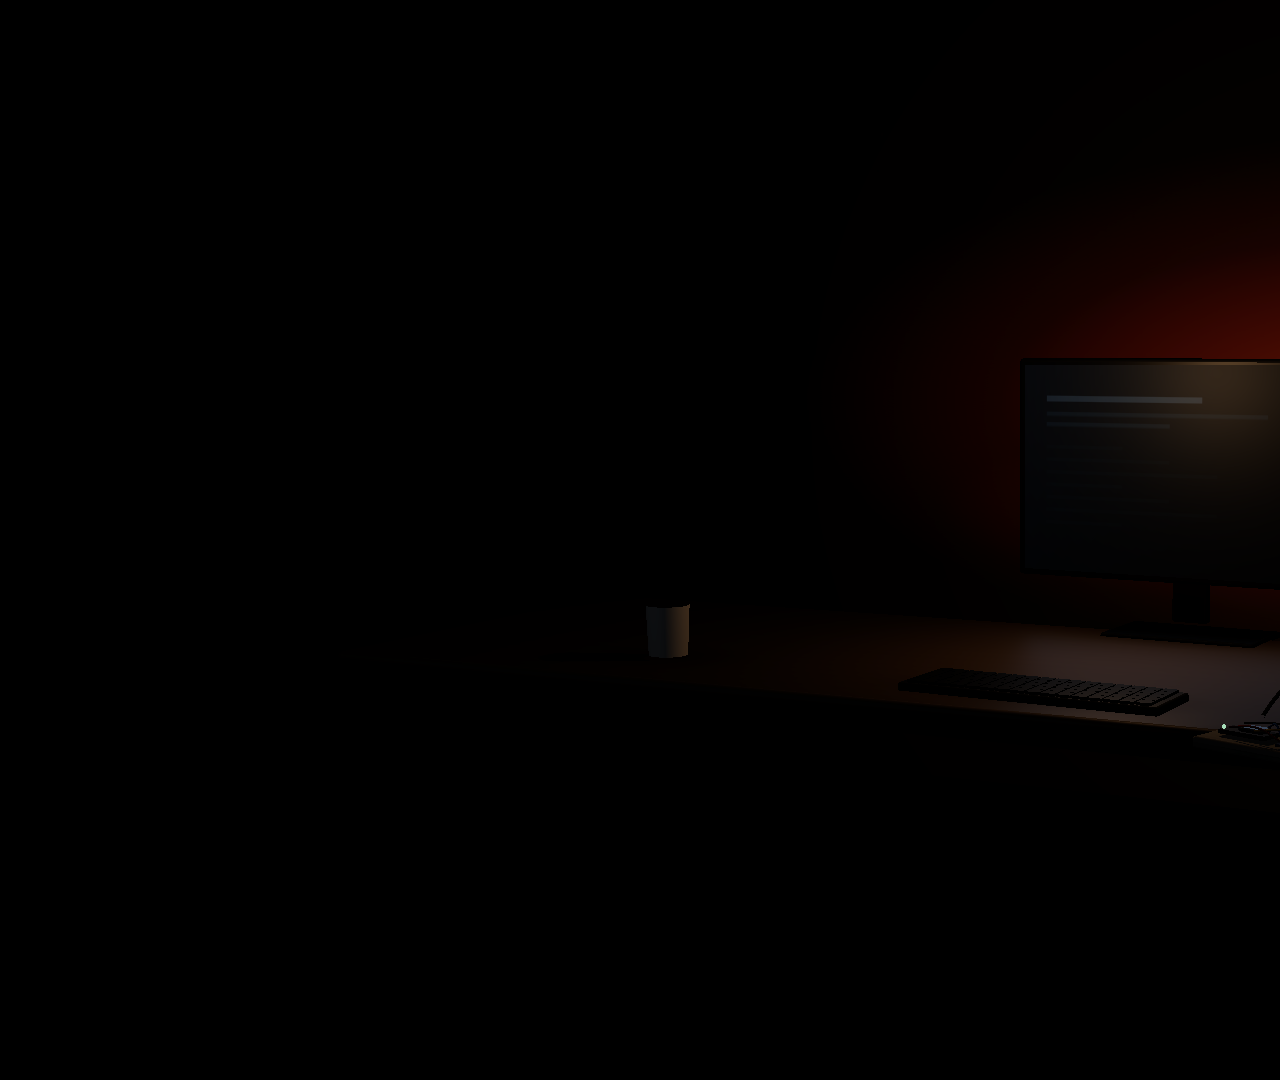
<file: watch/scene/index.html>
<!doctype html>
<html lang="en">
<head>
<meta charset="utf-8">
<title>lamp scene</title>
<style>
  html, body { margin: 0; padding: 0; background: #161513; overflow: hidden; width: 1920px; height: 1080px; }
  canvas#c { display: block; width: 1920px; height: 1080px; }
</style>
<script type="importmap">
{"imports":{"three":"../../vendor/three/three.module.min.js","three/addons/":"../../vendor/three/addons/"}}
</script>
</head>
<body>
<canvas id="c" width="1920" height="1080"></canvas>
<script type="module" src="./scene.js"></script>
</body>
</html>
</file>
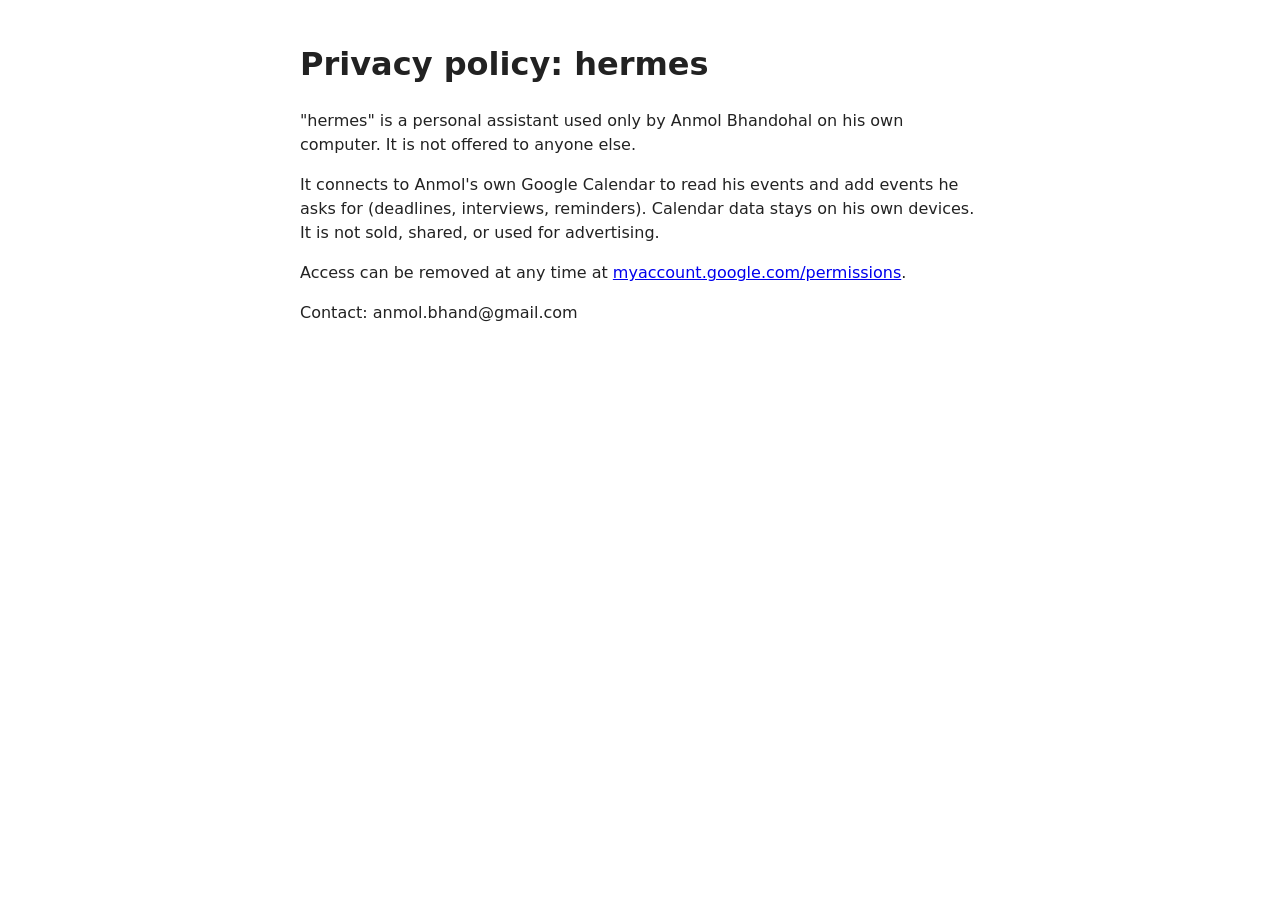
<file: privacy.html>
<!doctype html>
<html lang="en"><head><meta charset="utf-8"><meta name="viewport" content="width=device-width,initial-scale=1">
<title>Privacy policy — hermes (personal assistant)</title>
<meta name="robots" content="noindex">
<style>body{font:16px/1.5 system-ui,sans-serif;max-width:680px;margin:40px auto;padding:0 20px;color:#222}</style>
</head><body>
<h1>Privacy policy: hermes</h1>
<p>"hermes" is a personal assistant used only by Anmol Bhandohal on his own computer. It is not offered to anyone else.</p>
<p>It connects to Anmol's own Google Calendar to read his events and add events he asks for (deadlines, interviews, reminders). Calendar data stays on his own devices. It is not sold, shared, or used for advertising.</p>
<p>Access can be removed at any time at <a href="https://myaccount.google.com/permissions">myaccount.google.com/permissions</a>.</p>
<p>Contact: anmol.bhand@gmail.com</p>
</body></html>
</file>
<file: css/museum.css>
/* museum.css: a dark gallery. One accent (copper: the trace metal, and warm gallery light). */
:root{
  --wall:#11100e; --wall-2:#181613; --ink:#efe9de; --ink-2:#a9a196; --ink-3:#6f685f;
  --label:#ece6da; --label-ink:#1c1a17; --label-2:#5d564c;
  --copper:#c4834f; --copper-2:#e0a374; --line:rgba(239,233,222,.12);
  --serif:'Fraunces',Georgia,serif; --sans:'Instrument Sans',system-ui,sans-serif; --mono:'IBM Plex Mono',ui-monospace,monospace;
  --ease:cubic-bezier(.2,.7,.2,1); --max:1320px;
  --frame:#1f1c18; --frame-hi:#2a2520; --deep:#0b0a09; --matte:#f4f1ea; --glow:255,224,182; --on-acc:#1a120b;
  --plaque:#d9d2c4; --plaque-ink:#3b362f; --chip:rgba(17,16,14,.75); --scrim:rgba(8,7,6,.94); --grain:.5;
}
*{box-sizing:border-box;margin:0;padding:0}
html{scroll-behavior:smooth;-webkit-text-size-adjust:100%}
body{background:var(--wall);color:var(--ink);font:400 16px/1.6 var(--sans);-webkit-font-smoothing:antialiased;overflow-x:hidden}
img,video{display:block;max-width:100%;height:auto}
a{color:inherit}
.mono{font-family:var(--mono)}
::selection{background:var(--copper);color:var(--wall)}
:focus-visible{outline:2px solid var(--copper-2);outline-offset:3px;border-radius:2px}

/* wall texture: faint plaster grain + vignette */
body::before{content:"";position:fixed;inset:0;pointer-events:none;z-index:0;opacity:var(--grain);
  background:radial-gradient(ellipse at 50% -10%,rgba(var(--glow),.05),transparent 60%),
  url("data:image/svg+xml,%3Csvg xmlns='http://www.w3.org/2000/svg' width='160' height='160'%3E%3Cfilter id='n'%3E%3CfeTurbulence baseFrequency='.8' numOctaves='2' stitchTiles='stitch'/%3E%3CfeColorMatrix values='0 0 0 0 1 0 0 0 0 1 0 0 0 0 1 0 0 0 .035 0'/%3E%3C/filter%3E%3Crect width='100%25' height='100%25' filter='url(%23n)'/%3E%3C/svg%3E")}
main,header{position:relative;z-index:1}

/* top bar */
.bar{position:fixed;top:0;left:0;right:0;z-index:20;display:flex;align-items:center;gap:28px;padding:16px clamp(18px,4vw,48px);
  background:linear-gradient(var(--wall) 30%,transparent);transition:background .3s}
.bar-name{font:500 15px var(--sans);text-decoration:none;letter-spacing:.01em}
.bar-nav{display:flex;gap:4px;margin-left:auto}
.bar-nav a{font:400 12px var(--mono);color:var(--ink-3);text-decoration:none;padding:6px 9px;border-radius:99px;transition:color .2s,background .2s}
.bar-nav a:hover{color:var(--ink)}
.bar-nav a.on{color:var(--wall);background:var(--copper)}
.bar-actions{display:flex;gap:6px}
.bar-link{font:500 13px var(--sans);text-decoration:none;padding:8px 14px;border:1px solid var(--line);border-radius:99px;transition:border-color .2s,color .2s}
.bar-link:hover{border-color:var(--copper);color:var(--copper-2)}

/* buttons */
.btn{display:inline-flex;align-items:center;gap:8px;min-height:46px;padding:0 22px;border:1px solid rgba(239,233,222,.28);border-radius:99px;
  font:500 15px var(--sans);text-decoration:none;color:var(--ink);transition:transform .25s var(--ease),border-color .2s,background .2s}
.btn:hover{border-color:var(--copper-2);transform:translateY(-1px)}
.btn-solid{background:var(--copper);border-color:var(--copper);color:var(--on-acc)}
.btn-solid:hover{background:var(--copper-2);border-color:var(--copper-2)}
.kicker{font-size:12px;letter-spacing:.14em;text-transform:uppercase;color:var(--copper-2)}

/* entrance: title wall + a hung row of works */
.entrance{max-width:1440px;margin:0 auto;padding:clamp(96px,12vh,130px) clamp(20px,4vw,48px) 40px;display:flex;flex-direction:column}
.entrance-head{display:grid;grid-template-columns:1.5fr 1fr;gap:clamp(24px,5vw,80px);align-items:end}
.entrance-title{font:300 clamp(44px,6.4vw,100px)/.96 var(--serif);letter-spacing:-.025em;margin-top:18px;font-variation-settings:"opsz" 144;text-wrap:balance}
.entrance-title em{font-style:italic;color:var(--copper-2);font-weight:300}
.entrance-by{color:var(--ink-2);font-size:16.5px;line-height:1.55;max-width:40ch}
.entrance-by b{color:var(--ink);font-weight:500}
.entrance-cta{display:flex;flex-wrap:wrap;gap:12px;margin-top:22px}
/* the hang: frames share one centre line, like a real gallery wall */
.hang{--H:min(13vw,230px);display:flex;align-items:center;justify-content:center;gap:0;margin-top:clamp(70px,10vh,110px);padding:60px 0 44px;position:relative}
.hang::after{content:"";position:absolute;left:0;right:0;bottom:6px;height:1px;background:linear-gradient(90deg,transparent,var(--line) 15%,var(--line) 85%,transparent)}
.hung{position:relative;display:block;text-decoration:none;flex:0 0 auto;margin-right:clamp(22px,2.8vw,48px)}
.hung:last-child{margin-right:0}
.hung .frame.phone{border-radius:18px;overflow:hidden;box-shadow:0 0 0 5px var(--frame),0 0 0 6px rgba(255,255,255,.1),0 26px 40px -16px rgba(0,0,0,.9)}
.hung .frame{display:block;height:calc(var(--H) * var(--h));aspect-ratio:var(--ar);background:var(--deep);padding:0;
  box-shadow:0 0 0 5px var(--frame),0 0 0 6px rgba(255,255,255,.07),0 26px 40px -16px rgba(0,0,0,.9);
  filter:brightness(.2) saturate(.4);transition:filter 1.2s var(--ease) calc(var(--k) * 140ms),transform .45s var(--ease),box-shadow .45s}
.hung .frame.mat{background:var(--matte);padding:calc(var(--H) * .06);aspect-ratio:auto;width:calc(var(--H) * var(--ar) * .72)}
.hung .frame img{width:100%;height:100%;object-fit:cover}
.hung .frame.mat img{object-fit:contain}
.hung::before{content:"";position:absolute;left:50%;top:-70px;width:240%;height:calc(100% + 120px);transform:translateX(-50%);pointer-events:none;z-index:-1;
  background:radial-gradient(ellipse 34% 55% at 50% 0%,rgba(var(--glow),.16),transparent 70%),radial-gradient(ellipse 40% 34% at 50% 46%,rgba(var(--glow),.07),transparent 70%);
  opacity:0;transition:opacity 1.2s var(--ease) calc(var(--k) * 140ms)}
.hang.lights .hung .frame{filter:none}
.hang.lights .hung::before{opacity:1}
.hung:hover .frame{transform:translateY(-6px);box-shadow:0 0 0 5px var(--frame-hi),0 0 0 6px var(--copper-2),0 40px 50px -18px rgba(0,0,0,.95)}
.plaque{position:absolute;right:0;top:calc(100% + 14px);font-size:10.5px;letter-spacing:.05em;color:var(--plaque-ink);background:var(--plaque);padding:3px 7px;white-space:nowrap;box-shadow:0 4px 10px -4px rgba(0,0,0,.8);
  opacity:.25;transition:opacity 1s var(--ease) calc(var(--k) * 140ms + 300ms),background .3s,color .3s}
.hang.lights .plaque{opacity:1}
.hung:hover .plaque{background:var(--copper-2);color:var(--on-acc)}
.hang-hint{font-size:12px;color:var(--ink-3);text-align:center;margin-top:8px}
.hang-hint a{color:var(--ink-2);text-decoration:none;border-bottom:1px solid var(--line)}
.swipe{display:none;color:var(--copper-2)}
.hang-hint a:hover{color:var(--copper-2)}

/* the framed work + spotlight */
.lit{position:relative}
.lit::before{content:"";position:absolute;inset:-22% -30% -10%;z-index:-1;pointer-events:none;
  background:radial-gradient(ellipse 50% 46% at 50% 42%,rgba(var(--glow),calc(.10 * var(--on,0))),transparent 70%);transition:--on 1s}
.work{position:relative;background:var(--deep);box-shadow:0 30px 60px -20px rgba(0,0,0,.8),0 0 0 1px rgba(255,255,255,.04);
  filter:brightness(calc(.42 + .58 * var(--on,0))) saturate(calc(.6 + .4 * var(--on,0)));transition:filter 1.1s var(--ease)}
.work.mat{background:var(--matte);padding:clamp(14px,2.4vw,30px);box-shadow:0 0 0 8px var(--frame),0 0 0 9px rgba(255,255,255,.07),0 30px 60px -20px rgba(0,0,0,.85)}
.work:not(.mat){box-shadow:0 0 0 8px var(--frame),0 0 0 9px rgba(255,255,255,.07),0 30px 60px -20px rgba(0,0,0,.85)}
.work img,.work video{width:100%}
.work.zoom{cursor:zoom-in}
.in-view{--on:1}
@property --on{syntax:'<number>';inherits:true;initial-value:0}

/* rooms */
.room{max-width:var(--max);margin:0 auto;padding:clamp(56px,8vw,110px) clamp(20px,4vw,48px) 0;scroll-margin-top:40px}
.salon-wrap,.piece,.video-wall{scroll-margin-top:90px}
.room-head{display:flex;align-items:baseline;gap:22px;border-bottom:1px solid var(--line);padding-bottom:18px;margin-bottom:clamp(36px,5vw,64px)}
.room-num{font:300 clamp(56px,8vw,96px)/1 var(--serif);color:var(--copper);font-style:italic}
.room-name{font:400 clamp(28px,3.6vw,44px)/1.05 var(--serif)}
.room-note{margin-left:auto;font:400 13px var(--mono);color:var(--ink-3);text-align:right}

/* wall label (museum placard) */
.label{background:var(--label);color:var(--label-ink);padding:22px 24px 20px;max-width:380px;box-shadow:0 14px 30px -18px rgba(0,0,0,.9)}
.label-no{font:500 11px var(--mono);letter-spacing:.12em;color:var(--label-2)}
.label-title{font:500 26px/1.12 var(--serif);margin:8px 0 6px;letter-spacing:-.005em}
.label-meta{font:italic 400 14px/1.45 var(--serif);color:var(--label-2);margin-bottom:12px}
.label-text{font-size:14.5px;line-height:1.55;color:var(--label-ink)}
.label-links{display:flex;flex-wrap:wrap;gap:8px;margin-top:16px}
.label-links a{font:500 13px var(--sans);text-decoration:none;padding:7px 13px;border:1px solid var(--label-ink);border-radius:99px;transition:background .2s,color .2s}
.label-links a:hover{background:var(--label-ink);color:var(--label)}
.label-links a:first-child{background:var(--label-ink);color:var(--label)}
.label-links a:first-child:hover{background:var(--copper);border-color:var(--copper);color:var(--on-acc)}

/* piece layout: work + label */
.piece{display:grid;grid-template-columns:minmax(0,1.6fr) minmax(260px,.75fr);gap:clamp(28px,4vw,64px);align-items:center;margin-bottom:clamp(48px,6vw,88px)}
.piece.flip{grid-template-columns:minmax(260px,.75fr) minmax(0,1.6fr)}
.piece.flip .label{order:-1;justify-self:end}
.piece.square .work{max-width:620px}
.piece.flip.square .work{justify-self:start}
.cap{font:400 13px/1.5 var(--mono);color:var(--ink-2);margin-top:12px}

/* salon wall */
.salon{display:grid;grid-template-columns:repeat(3,1fr);grid-auto-rows:clamp(120px,14vw,200px);gap:clamp(16px,2vw,26px);
  grid-template-areas:"a b c" "a b c" "d e f" "d e g"}
.salon figure{margin:0;display:flex;flex-direction:column;min-height:0}
.salon .work{flex:1;min-height:0}
.salon .work img{height:100%;object-fit:cover}
.salon .cap{font-size:12px;line-height:1.4;margin-top:8px;display:-webkit-box;-webkit-line-clamp:2;-webkit-box-orient:vertical;overflow:hidden;min-height:2.8em}
.a-a{grid-area:a}.a-b{grid-area:b}.a-c{grid-area:c}.a-d{grid-area:d}.a-e{grid-area:e}.a-f{grid-area:f}.a-g{grid-area:g}
.salon-wrap{display:grid;grid-template-columns:minmax(0,1fr) 320px;gap:clamp(28px,4vw,56px);align-items:start;margin-bottom:clamp(64px,9vw,120px)}
.salon-wrap .label{position:sticky;top:110px}

/* video exhibit */
.video-wall{display:grid;grid-template-columns:minmax(0,.6fr) minmax(0,.8fr) minmax(280px,.8fr);grid-template-areas:"v b l" "c c .";gap:clamp(28px,3.4vw,52px) clamp(22px,2.8vw,44px);align-items:center;margin-bottom:clamp(48px,6vw,88px)}
.vw-v{grid-area:v;align-self:end}.vw-b{grid-area:b;align-self:end}.vw-c{grid-area:c}.video-wall>.label{grid-area:l;align-self:end}
.vw-c .work{max-width:860px}
/* two works hung side by side */
.duo{display:grid;grid-template-columns:1fr 1fr;gap:clamp(30px,5vw,80px);align-items:stretch;margin-bottom:clamp(48px,6vw,88px)}
.duo-item{display:flex;flex-direction:column;gap:26px;scroll-margin-top:90px}
.duo-item .label{max-width:none;flex:1}

.vframe{position:relative}
.vframe .sound{position:absolute;right:12px;bottom:12px;z-index:2;font:500 12px var(--sans);background:var(--chip);color:var(--ink);border:1px solid var(--line);border-radius:99px;padding:8px 12px;cursor:pointer;backdrop-filter:blur(6px)}
.vframe .sound:hover{border-color:var(--copper)}
.stack{display:grid;gap:clamp(18px,2.6vw,40px)}

/* pair (phone screens) */
.pair{display:flex;gap:clamp(28px,3.4vw,48px);justify-content:center;padding:14px}
.pair figure{width:min(38%,250px);flex:0 0 auto}
.pair .work{border-radius:30px;overflow:hidden;box-shadow:0 0 0 7px var(--frame),0 0 0 8px rgba(255,255,255,.08),0 30px 60px -20px rgba(0,0,0,.85)}
.pair figure:nth-child(2){margin-top:48px}

/* reveal */
.reveal{opacity:0;transform:translateY(24px);transition:opacity 1s var(--ease),transform 1s var(--ease)}
.reveal.in-view{opacity:1;transform:none}

/* exit */
.exit{max-width:900px;margin:0 auto;padding:clamp(120px,16vw,200px) clamp(20px,4vw,48px) 80px;text-align:left}
.exit-title{font:300 clamp(30px,4vw,50px)/1.12 var(--serif);margin:18px 0 32px;max-width:24ch}
.ticket{display:grid;grid-template-columns:auto 1fr;margin-top:80px;background:var(--label);color:var(--label-ink);
  -webkit-mask:radial-gradient(circle at 0 50%,transparent 14px,#000 15px) left/51% 100% no-repeat,radial-gradient(circle at 100% 50%,transparent 14px,#000 15px) right/51% 100% no-repeat;
          mask:radial-gradient(circle at 0 50%,transparent 14px,#000 15px) left/51% 100% no-repeat,radial-gradient(circle at 100% 50%,transparent 14px,#000 15px) right/51% 100% no-repeat}
.ticket-main{display:grid;grid-template-columns:auto auto;gap:4px 22px;align-content:center;padding:28px 34px;border-right:2px dashed rgba(28,26,23,.35)}
.ticket-k{font-size:11px;letter-spacing:.14em;text-transform:uppercase;color:var(--label-2);align-self:center}
.ticket-v{font:400 28px/1.1 var(--serif)}
.ticket-stub{padding:26px 34px}
.ticket-seek{font:500 18px/1.35 var(--serif);margin-bottom:10px}
.ticket-contacts{display:flex;flex-wrap:wrap;gap:6px 18px;font-size:14px}
.ticket-contacts a{text-decoration:none;border-bottom:1px solid rgba(28,26,23,.35)}
.ticket-contacts a:hover{border-color:var(--label-ink)}
.fine{font-size:12px;color:var(--ink-3);margin-top:40px}
.fine a{color:var(--ink-2)}

/* lightbox */
.lightbox{position:fixed;inset:0;z-index:50;background:var(--scrim);display:grid;grid-template-columns:64px 1fr 64px;align-items:center;padding:24px}
.lightbox[hidden]{display:none}
.lightbox figure{justify-self:center;max-width:min(1200px,100%)}
.lightbox img{max-height:82vh;width:auto;margin:0 auto;box-shadow:0 30px 80px rgba(0,0,0,.7)}
.lightbox figcaption{font:400 13px var(--mono);color:var(--ink-2);text-align:center;margin-top:16px}
.lightbox button{background:none;border:0;color:var(--ink);font:300 44px var(--serif);cursor:pointer;width:56px;height:56px;border-radius:99px}
.lightbox button:hover{color:var(--copper-2)}
.lb-close{position:absolute;top:14px;right:18px}

@media (max-width:980px){
  .bar-nav{display:none}.bar-actions{margin-left:auto}
  .entrance-head{grid-template-columns:1fr}
  .hang{--H:min(46vw,260px);justify-content:flex-start;overflow-x:auto;scroll-snap-type:x mandatory;padding:60px 24px 44px 28px;margin:28px calc(-1 * clamp(20px,4vw,48px)) 0;scrollbar-width:none;
    -webkit-mask:linear-gradient(90deg,#000 80%,transparent);mask:linear-gradient(90deg,#000 80%,transparent)}
  .hung:last-child{margin-right:40vw}
  .swipe{display:inline}
  .video-wall{grid-template-areas:"l" "v" "b" "c"}
  .duo{grid-template-columns:1fr}.duo-item:nth-child(2){margin-top:0}
  .salon .cap{white-space:normal}
  .hang::-webkit-scrollbar{display:none}.hung{scroll-snap-align:center}
  .salon{grid-template-columns:1fr 1fr;grid-template-areas:"a b" "a b" "c d" "c d" "e e" "f g";grid-auto-rows:clamp(110px,30vw,190px)}
  .piece,.piece.flip,.salon-wrap,.video-wall{grid-template-columns:1fr}
  .vw-v{max-width:320px}
  .piece.flip .label{order:0;justify-self:start}
  .salon-wrap .label{position:static;order:-1}
  .room-note{display:none}
  .floorplan{flex-wrap:wrap}.floorplan li{flex:1 1 45%;padding-bottom:12px}
}
@media (max-width:560px){
  .bar{gap:12px}.bar-link{padding:7px 11px;font-size:12px}
  .ticket{grid-template-columns:1fr;-webkit-mask:none;mask:none}.ticket-main{border-right:0;border-bottom:2px dashed rgba(28,26,23,.35)}
  .lightbox{grid-template-columns:40px 1fr 40px;padding:10px}
}
@media (prefers-reduced-motion:reduce){
  html{scroll-behavior:auto}
  .reveal{opacity:1;transform:none;transition:none}
  .work{filter:none;transition:none}.lit::before{--on:1}
  .hung .frame{filter:none;transition:none}.hung::before{opacity:1;transition:none}
}


/* ═══ themes ═══ (warm = the original; html[data-theme] set in <head>) */
html[data-theme=graphite]{
  --wall:#0d0f12; --wall-2:#14171c; --ink:#e9edf2; --ink-2:#a3abb6; --ink-3:#69717c;
  --copper:#5cc8e6; --copper-2:#8fdcf2; --line:rgba(233,237,242,.11); --on-acc:#04141a;
  --frame:#1a1e24; --frame-hi:#232a33; --deep:#07090c; --matte:#f5f7fa; --glow:170,220,255;
  --label:transparent; --label-ink:#e9edf2; --label-2:#8b95a2;
  --plaque:#1a1e24; --plaque-ink:#c9d1db; --chip:rgba(10,12,15,.78); --scrim:rgba(5,6,8,.95); --grain:.25;
  --serif:'Instrument Sans',system-ui,sans-serif;
}
html[data-theme=paper]{
  --wall:#f4f2ed; --wall-2:#ebe8e1; --ink:#15140f; --ink-2:#55524a; --ink-3:#8a867c;
  --copper:#d8461b; --copper-2:#c23d14; --line:rgba(21,20,15,.13); --on-acc:#fff;
  --frame:#ffffff; --frame-hi:#ffffff; --deep:#e9e6df; --matte:#ffffff; --glow:255,255,255;
  --label:transparent; --label-ink:#15140f; --label-2:#6f6b62;
  --plaque:#15140f; --plaque-ink:#f4f2ed; --chip:rgba(255,255,255,.85); --scrim:rgba(244,242,237,.97); --grain:0;
}
/* non-warm themes: plain text labels, no placards or spotlights */
html:not([data-theme=warm]) .label{padding:0;box-shadow:none;max-width:400px}
html:not([data-theme=warm]) .label-title{font-weight:600;letter-spacing:-.015em}
html:not([data-theme=warm]) .label-meta{font:400 12.5px/1.5 var(--mono)}
html:not([data-theme=warm]) .lit::before,html:not([data-theme=warm]) .hung::before{display:none}
html:not([data-theme=warm]) .room-num{font-style:normal;font:500 clamp(14px,1.4vw,16px) var(--mono);letter-spacing:.1em;align-self:center}
html:not([data-theme=warm]) .entrance-title{font-weight:500;letter-spacing:-.035em}
html:not([data-theme=warm]) .entrance-title em{font-style:normal;font-weight:400}
html:not([data-theme=warm]) .ticket{-webkit-mask:none;mask:none;background:var(--wall-2);color:var(--ink);border:1px solid var(--line)}
html:not([data-theme=warm]) .ticket-main{border-right:1px solid var(--line)}
html:not([data-theme=warm]) .ticket-k{color:var(--ink-3)}
html:not([data-theme=warm]) .ticket-contacts a{border-color:var(--line)}
html:not([data-theme=warm]) .plaque{box-shadow:none}
html:not([data-theme=warm]) .work{border-radius:6px}
html:not([data-theme=warm]) .work:not(.mat),html:not([data-theme=warm]) .work.mat{box-shadow:0 0 0 1px var(--line),0 24px 50px -24px rgba(0,0,0,.6)}
html:not([data-theme=warm]) .work.mat{padding:clamp(10px,1.6vw,20px)}
html:not([data-theme=warm]) .hung .frame{border-radius:6px;box-shadow:0 0 0 1px var(--line),0 24px 40px -18px rgba(0,0,0,.6)}
html[data-theme=paper] .work,html[data-theme=paper] .hung .frame{box-shadow:0 0 0 1px var(--line),0 18px 40px -22px rgba(40,30,10,.35)}
html[data-theme=paper] .hung .frame{filter:none}
html[data-theme=paper] .work{filter:none}
html[data-theme=paper] body::before{display:none}
html[data-theme=paper] .bar-nav a.on{color:#fff}
html[data-theme=paper] .b3d-views,html[data-theme=paper] .b3d-spin,html[data-theme=paper] .b3d-hint,html[data-theme=linen] .b3d-views,html[data-theme=linen] .b3d-spin,html[data-theme=linen] .b3d-hint{background:rgba(255,255,255,.9);color:var(--ink-2);border-color:var(--line)}

/* board viewer */
.bview{margin:0;display:flex;flex-direction:column}
.bv-tabs{display:flex;gap:4px;margin-bottom:12px;flex-wrap:wrap}
.bv-tabs [role=tab]{font:500 12px var(--mono);letter-spacing:.04em;color:var(--ink-2);background:transparent;border:1px solid var(--line);border-radius:99px;padding:7px 14px;cursor:pointer;transition:color .2s,border-color .2s,background .2s}
.bv-tabs [role=tab]:hover{color:var(--ink);border-color:var(--copper)}
.bv-tabs [role=tab][aria-selected=true]{background:var(--copper);border-color:var(--copper);color:var(--on-acc)}
.bv-stage{position:relative;aspect-ratio:1/1;overflow:hidden;background:var(--deep)}
.bv-pane{position:absolute;inset:0;display:flex;align-items:center;justify-content:center;animation:bvIn .35s var(--ease)}
.bv-pane[hidden]{display:none}
.bv-pane img{width:100%;height:100%;object-fit:contain}
.bv-pane.zoom{cursor:zoom-in}
@keyframes bvIn{from{opacity:0}to{opacity:1}}
.bv-cap{min-height:3em}
.b3d{position:relative;width:100%;height:100%;background:radial-gradient(120% 90% at 50% 20%,rgba(var(--glow),.10),transparent 70%);overflow:hidden}
.b3d-stage{position:absolute;inset:0}
.b3d-stage canvas{position:absolute;inset:0;width:100%!important;height:100%!important;display:block;cursor:grab;touch-action:none;outline:none}
.b3d-stage canvas:active{cursor:grabbing}
.b3d-poster{position:absolute;inset:0;width:100%;height:100%;object-fit:contain;transition:opacity .5s}
.b3d.b3d-ready .b3d-poster{opacity:0;pointer-events:none}
.b3d-ui{position:absolute;left:10px;right:10px;bottom:10px;display:flex;justify-content:space-between;gap:8px;pointer-events:none;opacity:0;transition:opacity .3s}
.b3d.b3d-ready .b3d-ui{opacity:1}
.b3d-ui>*{pointer-events:auto}
.b3d-views{display:inline-flex;border:1px solid var(--line);border-radius:99px;overflow:hidden;background:var(--chip);backdrop-filter:blur(6px)}
.b3d-views button,.b3d-spin{background:0;border:0;color:var(--ink-2);font:400 11px var(--mono);padding:8px 11px;cursor:pointer;min-height:34px}
.b3d-views button:hover,.b3d-spin:hover{color:var(--ink)}
.b3d-views button[aria-pressed=true]{background:var(--copper);color:var(--on-acc)}
.b3d-spin{border:1px solid var(--line);border-radius:99px;background:var(--chip);font-size:15px;width:36px;padding:0}
.b3d-spin[aria-pressed=true]{color:var(--copper-2)}
.b3d-hint{position:absolute;left:12px;top:10px;font:400 10.5px var(--mono);color:var(--ink-2);background:var(--chip);padding:4px 8px;border-radius:99px;opacity:0;transition:opacity .4s;pointer-events:none}
.b3d.b3d-ready:not(.touched) .b3d-hint{opacity:1}
.b3d-status{position:absolute;left:50%;bottom:14px;transform:translateX(-50%);font:400 11px var(--mono);color:var(--ink-2);background:var(--chip);padding:4px 10px;border-radius:99px}
.b3d-status:empty{display:none}

/* theme switcher (shown with ?pick or ?theme) */
.theme-pick{position:fixed;left:50%;bottom:18px;transform:translateX(-50%);z-index:60;display:flex;align-items:center;gap:4px;padding:5px;border-radius:99px;background:var(--chip);border:1px solid var(--line);backdrop-filter:blur(10px);box-shadow:0 10px 30px rgba(0,0,0,.35)}
.theme-pick span{font:500 11px var(--mono);letter-spacing:.1em;text-transform:uppercase;color:var(--ink-3);padding:0 10px}
.theme-pick button{font:500 13px var(--sans);color:var(--ink-2);background:transparent;border:0;border-radius:99px;padding:8px 14px;cursor:pointer}
.theme-pick button[aria-pressed=true]{background:var(--copper);color:var(--on-acc)}
html:not([data-theme=warm]) .label-links a:first-child,html:not([data-theme=warm]) .label-links a:hover{color:var(--wall)}
html:not([data-theme=warm]) .label-links a:first-child:hover{color:var(--on-acc)}

/* ── added themes ── */
/* linen: paper, dimmed and warmer */
html[data-theme=linen]{
  --wall:#e6e0d4; --wall-2:#ddd6c8; --ink:#1d1b17; --ink-2:#4f4a41; --ink-3:#7d776c;
  --copper:#a9532c; --copper-2:#93451f; --line:rgba(29,27,23,.14); --on-acc:#fff;
  --frame:#f3efe7; --frame-hi:#f3efe7; --deep:#d8d1c3; --matte:#f7f4ee; --glow:255,255,255;
  --label:transparent; --label-ink:#1d1b17; --label-2:#6c665b;
  --plaque:#1d1b17; --plaque-ink:#e6e0d4; --chip:rgba(243,239,231,.88); --scrim:rgba(230,224,212,.97); --grain:.35;
}
html[data-theme=linen] .work,html[data-theme=linen] .hung .frame{filter:none;box-shadow:0 0 0 1px var(--line),0 18px 40px -22px rgba(60,40,15,.4)}
html[data-theme=linen] .bar-nav a.on{color:#fff}
/* charcoal: graphite's darkness, warm's copper and serif */
html[data-theme=charcoal]{
  --wall:#121212; --wall-2:#1a1a19; --ink:#ece8e1; --ink-2:#a8a39b; --ink-3:#6e6a64;
  --copper:#d08a52; --copper-2:#e6a676; --line:rgba(236,232,225,.11); --on-acc:#1a120b;
  --frame:#1e1e1d; --frame-hi:#272726; --deep:#0a0a0a; --matte:#f4f2ee; --glow:255,230,200;
  --label:transparent; --label-ink:#ece8e1; --label-2:#97928a;
  --plaque:#ece8e1; --plaque-ink:#121212; --chip:rgba(18,18,18,.8); --scrim:rgba(8,8,8,.95); --grain:.3;
}
html[data-theme=charcoal] .entrance-title{font-weight:300;letter-spacing:-.025em}
html[data-theme=charcoal] .entrance-title em{font-style:italic;font-weight:300}
html[data-theme=charcoal] .label-title{font-weight:400}
/* scope: oscilloscope black, phosphor green, a faint graticule */
html[data-theme=scope]{
  --wall:#0b0e0c; --wall-2:#111613; --ink:#e4ece6; --ink-2:#9fb0a5; --ink-3:#62746a;
  --copper:#6ee39a; --copper-2:#9df0bb; --line:rgba(140,230,170,.13); --on-acc:#04140a;
  --frame:#151b17; --frame-hi:#1c2520; --deep:#060807; --matte:#f4f7f5; --glow:120,255,170;
  --label:transparent; --label-ink:#e4ece6; --label-2:#87998e;
  --plaque:#151b17; --plaque-ink:#9df0bb; --chip:rgba(8,11,9,.82); --scrim:rgba(4,6,5,.96); --grain:.2;
  --serif:'Instrument Sans',system-ui,sans-serif;
}
html[data-theme=scope] body{background-image:linear-gradient(rgba(140,230,170,.035) 1px,transparent 1px),linear-gradient(90deg,rgba(140,230,170,.035) 1px,transparent 1px);background-size:48px 48px}
html[data-theme=scope] .plaque{border:1px solid var(--line)}
/* dusk: dark slate with a little violet, amber accent */
html[data-theme=dusk]{
  --wall:#1a1a20; --wall-2:#222229; --ink:#ecebf0; --ink-2:#a9a7b4; --ink-3:#716f7c;
  --copper:#f0a64a; --copper-2:#f6bd72; --line:rgba(236,235,240,.11); --on-acc:#1e1203;
  --frame:#25252d; --frame-hi:#2e2e38; --deep:#121217; --matte:#f6f5f8; --glow:255,210,160;
  --label:transparent; --label-ink:#ecebf0; --label-2:#9896a3;
  --plaque:#ecebf0; --plaque-ink:#1a1a20; --chip:rgba(22,22,28,.82); --scrim:rgba(14,14,18,.96); --grain:.25;
}
html[data-theme=dusk] .entrance-title em{font-style:italic;font-weight:300}
</file>
<file: docs/reader.css>
/* reader.css: the reading room (choice shelf + in-page document viewer) */
.rr{max-width:1240px;margin:0 auto;padding:100px clamp(20px,4vw,48px) 90px}
.rr-title{font:300 clamp(36px,4.6vw,64px)/1 var(--serif);letter-spacing:-.02em;margin:14px 0 12px}
.rr-title em{color:var(--copper-2);font-style:italic}
.rr-sub{color:var(--ink-2);font-size:16px;max-width:66ch}
.shelf{display:grid;grid-template-columns:1.35fr 1fr 1fr;grid-template-rows:auto auto;gap:20px;margin-top:32px}
.book{display:flex;flex-direction:column;text-decoration:none;background:var(--wall-2);border:1px solid var(--line);border-radius:6px;overflow:hidden;
  transition:transform .35s var(--ease),border-color .3s,box-shadow .35s}
.book:hover{transform:translateY(-4px);border-color:var(--copper);box-shadow:0 30px 60px -30px rgba(0,0,0,.9)}
.book-lead{grid-row:span 2}
.cover{background:var(--deep);overflow:hidden;aspect-ratio:16/7}
.cover img{width:100%;height:100%;object-fit:cover;object-position:top;transition:transform .6s var(--ease)}
.book:hover .cover img{transform:scale(1.025)}
.book-lead .cover{aspect-ratio:16/9}
.book-lead .cover img{object-fit:contain}
.book-lead .spine{flex:1;display:flex;flex-direction:column;justify-content:center;padding:28px 30px}
.book-lead .spine p{font-size:16px;max-width:46ch}
.start{display:inline-block;margin-left:8px;font:500 10.5px var(--mono);letter-spacing:.08em;text-transform:uppercase;background:var(--copper);color:var(--on-acc);padding:3px 7px;border-radius:99px;vertical-align:2px}
.cover.page{background:#d9d4ca;padding:14px 14px 0}
.cover.page img{box-shadow:0 8px 20px rgba(0,0,0,.25)}
.cover.sheet{background:#fff}
.cover.sheet img{object-fit:cover;object-position:left top}
.spine{padding:16px 20px 18px}
.fmt{font-size:11px;letter-spacing:.12em;text-transform:uppercase;color:var(--copper-2)}
.spine h2{font:400 26px/1.15 var(--serif);margin:8px 0 6px}
.book-lead .spine h2{font-size:34px}
.spine p{color:var(--ink-2);font-size:14.5px;line-height:1.5}
.go{display:inline-block;margin-top:10px;font:500 14px var(--sans);color:var(--ink)}
.book:hover .go{color:var(--copper-2)}
.shelf .book:nth-child(4){grid-column:2/4}
.shelf .book:nth-child(4){flex-direction:row}
.shelf .book:nth-child(4) .cover{flex:1.2;aspect-ratio:auto;min-height:150px}
.shelf .book:nth-child(4) .spine{flex:1}
.files{margin-top:64px;border-top:1px solid var(--line);padding-top:22px}
.files h3{font-size:12px;letter-spacing:.14em;text-transform:uppercase;color:var(--ink-3);font-weight:400;margin-bottom:12px}
.files ul{list-style:none;display:grid;grid-template-columns:repeat(auto-fill,minmax(330px,1fr));gap:6px 28px}
.files li{display:flex;gap:14px;font:400 13px var(--mono)}
.files a{color:var(--ink-2);text-decoration:none;border-bottom:1px solid transparent}
.files a:hover{color:var(--copper-2);border-color:var(--copper-2)}

/* viewer */
.viewer{position:fixed;inset:0;z-index:40;background:var(--deep);display:flex;flex-direction:column}
.viewer[hidden]{display:none}
.v-top{display:flex;align-items:center;gap:16px;padding:12px clamp(12px,3vw,28px);border-bottom:1px solid var(--line);background:var(--wall)}
.v-back{background:none;border:1px solid var(--line);color:var(--ink);font:500 13px var(--sans);padding:9px 14px;border-radius:99px;cursor:pointer}
.v-back:hover{border-color:var(--copper)}
.v-title{font:400 18px var(--serif);flex:1;min-width:0;white-space:nowrap;overflow:hidden;text-overflow:ellipsis}
.v-tools{display:flex;gap:6px;flex-wrap:wrap;justify-content:flex-end}
.v-tools a{font:500 12.5px var(--sans);text-decoration:none;color:var(--ink-2);padding:8px 12px;border:1px solid var(--line);border-radius:99px;white-space:nowrap}
.v-tools a:hover{color:var(--copper-2);border-color:var(--copper)}
.v-body{flex:1;min-height:0;position:relative}

/* slides */
.sl{position:absolute;inset:0;display:grid;grid-template-rows:minmax(0,1fr) auto;grid-template-columns:minmax(0,1fr)}
.sl-stage{position:relative;display:flex;align-items:center;justify-content:center;padding:18px 70px;min-height:0}
.sl-frame{position:relative;width:100%;max-width:calc((100vh - 230px) * 16 / 9);aspect-ratio:16/9;background:#fff;box-shadow:0 30px 80px rgba(0,0,0,.6)}
.sl-frame img{width:100%;height:100%}
.sl-frame video{position:absolute;background:#000;object-fit:contain;cursor:pointer}
.sl-watch{flex:none;display:inline-flex;align-items:center;gap:8px;padding:9px 16px;white-space:nowrap;border-radius:99px;background:var(--copper);color:var(--on-acc);text-decoration:none;font:500 14px var(--sans)}
.sl-watch:hover{transform:translateY(-1px)}
.sl-watch svg{width:14px;height:14px}
.sl-nav{position:absolute;top:50%;transform:translateY(-50%);width:50px;height:50px;border-radius:99px;border:1px solid var(--line);background:var(--chip);color:var(--ink);font:300 30px var(--serif);cursor:pointer}
.sl-nav:hover{border-color:var(--copper);color:var(--copper-2)}
.sl-prev{left:12px}.sl-next{right:12px}
.sl-foot{display:flex;align-items:center;gap:14px;padding:10px clamp(12px,3vw,28px) 14px;min-width:0}
.sl-count{font:400 12px var(--mono);color:var(--ink-3);min-width:56px}
.sl-strip{display:flex;gap:8px;overflow-x:auto;scrollbar-width:thin;padding-bottom:4px;min-width:0;flex:1}
.sl-strip button{flex:0 0 auto;width:112px;aspect-ratio:16/9;border:2px solid transparent;border-radius:3px;padding:0;background:#222;cursor:pointer;opacity:.55;transition:opacity .2s,border-color .2s}
.sl-strip button img{width:100%;height:100%;object-fit:cover}
.sl-strip button:hover{opacity:.9}
.sl-strip button.on{border-color:var(--copper);opacity:1}

/* report pages */
.rp{position:absolute;inset:0;overflow-y:auto;padding:28px 16px 80px;scroll-behavior:smooth}
.rp img{width:min(900px,100%);margin:0 auto 22px;background:#fff;box-shadow:0 20px 50px rgba(0,0,0,.55)}
.rp-pg{position:fixed;right:22px;bottom:18px;font:400 12px var(--mono);color:var(--ink-2);background:var(--chip);border:1px solid var(--line);padding:6px 10px;border-radius:99px}

/* workbook */
.wb{position:absolute;inset:0;display:grid;grid-template-rows:auto 1fr}
.wb-tabs{display:flex;gap:2px;padding:10px clamp(12px,3vw,28px) 0;overflow-x:auto;border-bottom:1px solid var(--line)}
.wb-tabs button{font:500 13px var(--sans);color:var(--ink-3);background:none;border:1px solid transparent;border-bottom:0;padding:9px 14px;border-radius:6px 6px 0 0;cursor:pointer;white-space:nowrap}
.wb-tabs .grp{align-self:center;font:400 10.5px var(--mono);letter-spacing:.1em;text-transform:uppercase;color:var(--copper-2);padding:0 8px 0 14px}
.wb-tabs .grp:first-child{padding-left:0}
.wb-tabs button.on{color:#1c1a17;background:#fff;border-color:#fff}
.wb-view{overflow:auto;padding:22px clamp(12px,3vw,28px) 60px}
.wb-view p{font:400 13.5px var(--sans);color:var(--ink-2);max-width:80ch;margin:0 auto 14px}
.wb-view img{max-width:min(1400px,100%);margin:0 auto;background:#fff;box-shadow:0 20px 50px rgba(0,0,0,.5)}

@media (max-width:900px){
  .shelf{grid-template-columns:1fr}
  .book-lead{grid-row:auto}
  .shelf .book:nth-child(4){grid-column:auto;flex-direction:column}
  .sl-stage{padding:10px}
  .sl-nav{display:none}
  .v-tools a.opt{display:none}
}

.shelf .book-labs{grid-column:1/-1;flex-direction:row}
.shelf .book-labs .cover{flex:0 0 min(46%,560px);aspect-ratio:16/9}
.shelf .book-labs .spine{flex:1;display:flex;flex-direction:column;justify-content:center}
@media (max-width:980px){.shelf .book-labs{flex-direction:column}.shelf .book-labs .cover{flex:none;width:100%}}

/* playing a clip in place: invisible hit area over a play thumbnail, and the film overlay */
.sl-hot{position:absolute;background:transparent;border:0;padding:0;cursor:pointer;border-radius:6px}
.sl-hot:focus-visible{outline:2px solid var(--copper-2);outline-offset:2px}
.film{position:fixed;inset:0;z-index:120;display:grid;place-items:center;background:rgba(8,7,6,.92);padding:clamp(12px,4vw,48px)}
.film-in{position:relative;max-width:min(92vw,1100px);width:100%}
.film video{width:100%;max-height:82vh;background:#000;border-radius:12px;box-shadow:0 30px 90px rgba(0,0,0,.6)}
.film-x{position:absolute;top:-44px;right:0;background:transparent;border:1px solid var(--line);color:var(--ink);border-radius:99px;padding:8px 16px;font:500 14px var(--sans);cursor:pointer}
.film-x:hover{border-color:var(--copper);color:var(--copper-2)}
</file>
